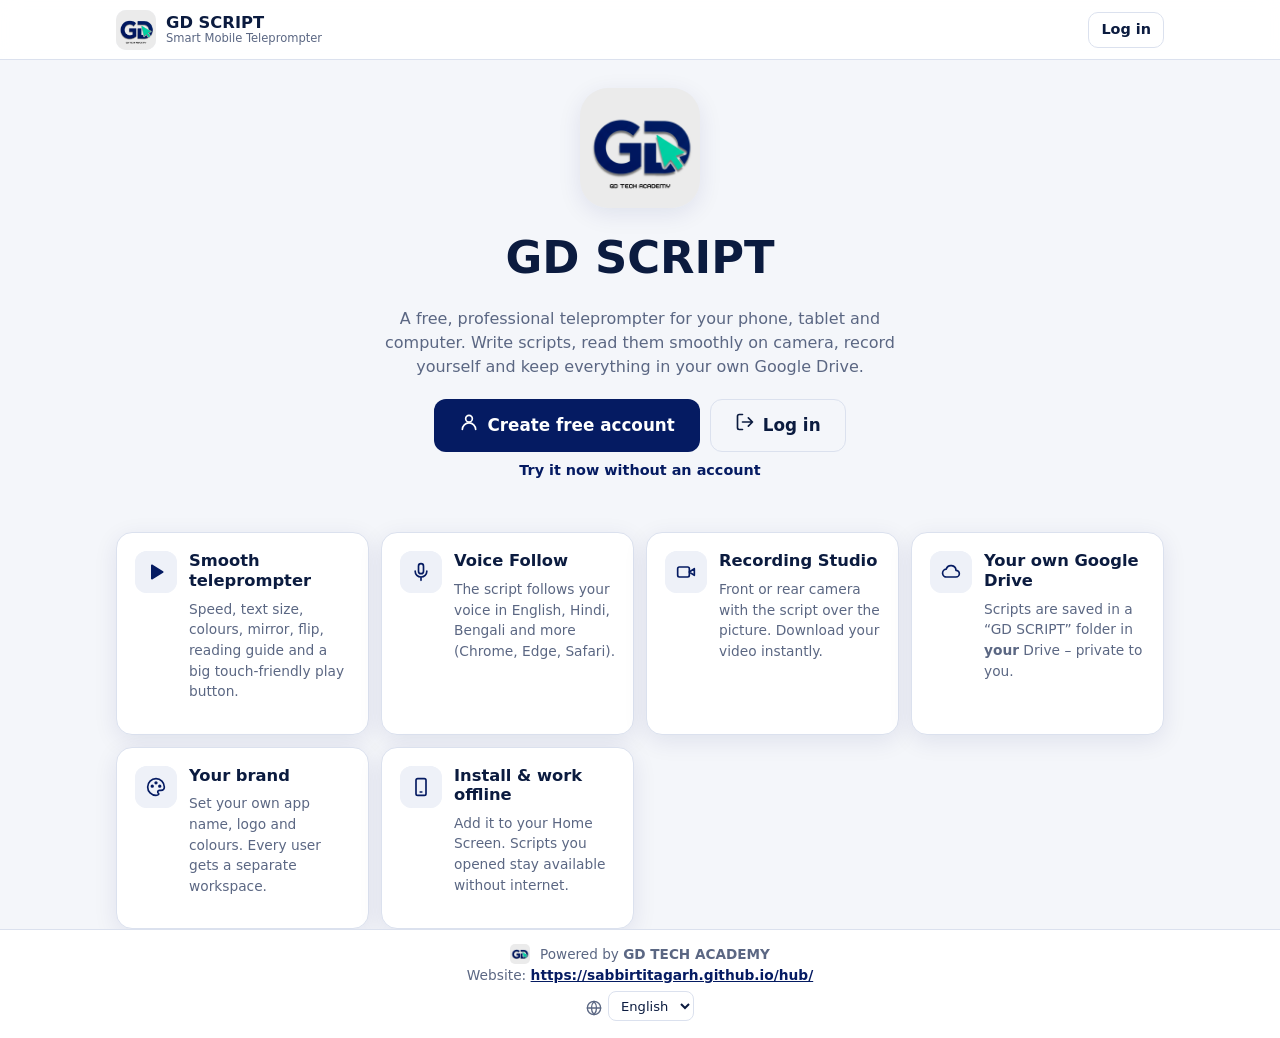
<file: index.html>
<!doctype html>
<html lang="en">
<head>
<meta charset="utf-8">
<meta name="viewport" content="width=device-width, initial-scale=1, viewport-fit=cover">
<meta http-equiv="Content-Security-Policy" content="default-src 'self'; script-src 'self'; style-src 'self' 'unsafe-inline'; img-src 'self' data: blob:; media-src 'self' blob: data:; font-src 'self' data:; connect-src 'self' https://script.google.com https://script.googleusercontent.com; frame-src 'none'; object-src 'none'; base-uri 'self'; form-action 'self'; worker-src 'self'; manifest-src 'self'">
<meta name="referrer" content="strict-origin-when-cross-origin">
<title>Smart Mobile Teleprompter – GD SCRIPT</title>
<meta name="description" content="GD SCRIPT – free, installable mobile teleprompter by GD TECH ACADEMY.">
<meta name="theme-color" content="#051b62">
<link rel="manifest" href="manifest.json">
<link rel="icon" type="image/png" sizes="32x32" href="assets/icons/favicon-32.png">
<link rel="icon" type="image/png" sizes="16x16" href="assets/icons/favicon-16.png">
<link rel="apple-touch-icon" href="assets/icons/apple-touch-icon.png">
<meta name="mobile-web-app-capable" content="yes">
<meta name="apple-mobile-web-app-capable" content="yes">
<meta name="apple-mobile-web-app-title" content="GD SCRIPT">
<meta name="apple-mobile-web-app-status-bar-style" content="black-translucent">
<link rel="stylesheet" href="css/style.css">
</head>
<body>
<div class="splash" id="splash"><img src="assets/icons/icon-192.png" alt="GD SCRIPT"></div>
<noscript><div class="banner err" style="margin:16px">GD SCRIPT needs JavaScript. Please enable it in your browser.</div></noscript>
<main class="container">
  <section class="landing-hero">
    <img data-brand-logo src="assets/logo.png" alt="GD TECH ACADEMY logo">
    <h1><span data-brand-name>GD SCRIPT</span></h1>
    <p>A free, professional teleprompter for your phone, tablet and computer. Write scripts, read them smoothly on camera, record yourself and keep everything in your own Google Drive.</p>
    <div class="row" style="justify-content:center">
      <a class="btn lg" href="register.html" data-ic="user">Create free account</a>
      <a class="btn lg outline" href="login.html" data-ic="logout">Log in</a>
    </div>
    <p class="mt small"><button class="btn ghost sm" id="btnGuest" type="button">Try it now without an account</button></p>
  </section>

  <section class="mt">
    <div class="feature-grid">
      <div class="card feature"><span class="ic" data-ic="play"></span><div><h3>Smooth teleprompter</h3><p class="muted small">Speed, text size, colours, mirror, flip, reading guide and a big touch-friendly play button.</p></div></div>
      <div class="card feature"><span class="ic" data-ic="mic"></span><div><h3>Voice Follow</h3><p class="muted small">The script follows your voice in English, Hindi, Bengali and more (Chrome, Edge, Safari).</p></div></div>
      <div class="card feature"><span class="ic" data-ic="video"></span><div><h3>Recording Studio</h3><p class="muted small">Front or rear camera with the script over the picture. Download your video instantly.</p></div></div>
      <div class="card feature"><span class="ic" data-ic="cloud"></span><div><h3>Your own Google Drive</h3><p class="muted small">Scripts are saved in a “GD SCRIPT” folder in <b>your</b> Drive – private to you.</p></div></div>
      <div class="card feature"><span class="ic" data-ic="palette"></span><div><h3>Your brand</h3><p class="muted small">Set your own app name, logo and colours. Every user gets a separate workspace.</p></div></div>
      <div class="card feature"><span class="ic" data-ic="phone"></span><div><h3>Install &amp; work offline</h3><p class="muted small">Add it to your Home Screen. Scripts you opened stay available without internet.</p></div></div>
    </div>
  </section>
</main>
<script src="js/lang-loader.js"></script>
<script src="js/config.js"></script>
<script src="js/app.js"></script>
<script src="js/i18n.js"></script>
<script src="js/home.js"></script>
</body>
</html>
</file>
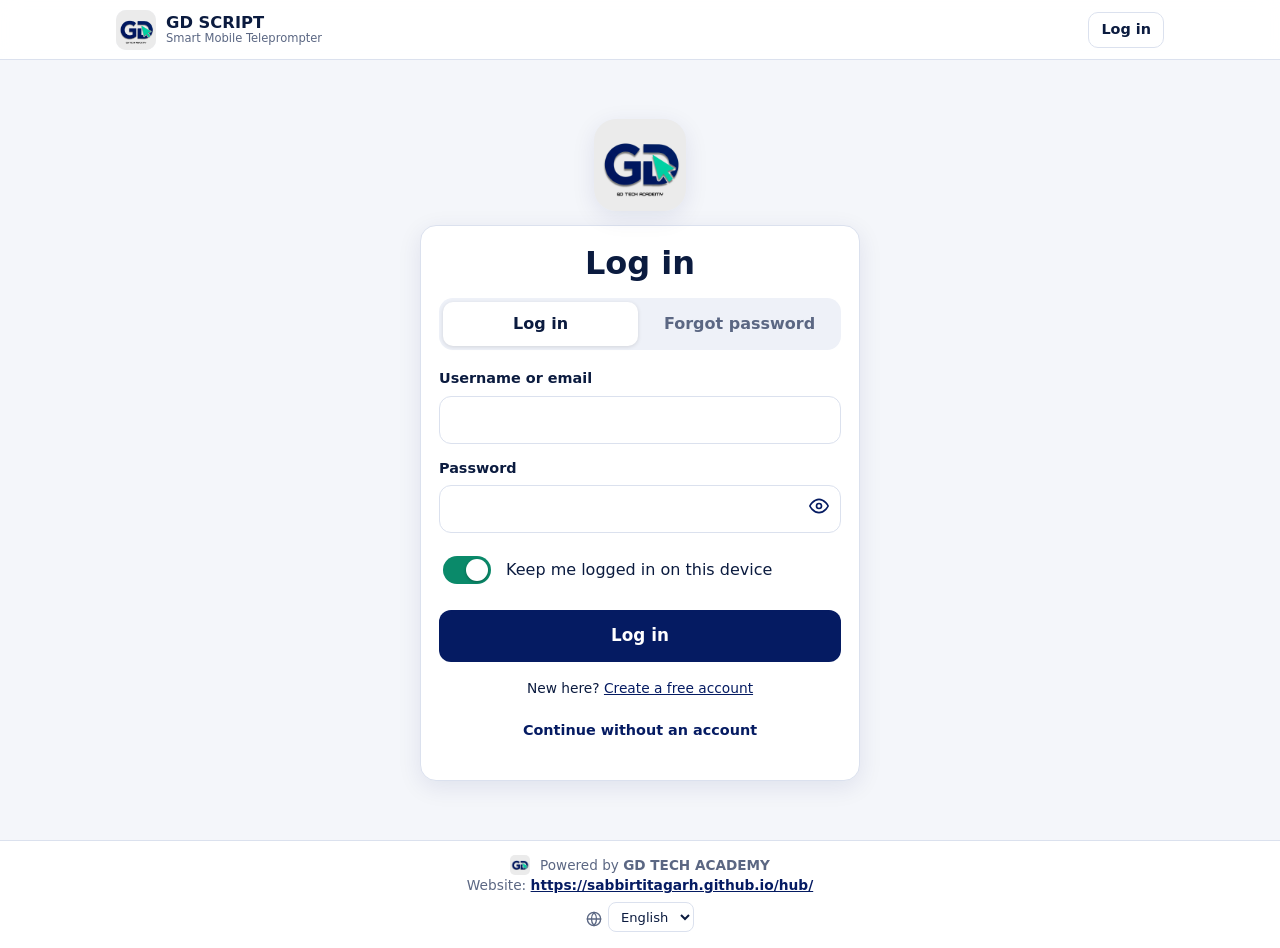
<file: dashboard.html>
<!doctype html>
<html lang="en">
<head>
<meta charset="utf-8">
<meta name="viewport" content="width=device-width, initial-scale=1, viewport-fit=cover">
<meta http-equiv="Content-Security-Policy" content="default-src 'self'; script-src 'self'; style-src 'self' 'unsafe-inline'; img-src 'self' data: blob:; media-src 'self' blob: data:; font-src 'self' data:; connect-src 'self' https://script.google.com https://script.googleusercontent.com; frame-src 'none'; object-src 'none'; base-uri 'self'; form-action 'self'; worker-src 'self'; manifest-src 'self'">
<meta name="referrer" content="strict-origin-when-cross-origin">
<title>Dashboard – GD SCRIPT</title>
<meta name="description" content="GD SCRIPT – free, installable mobile teleprompter by GD TECH ACADEMY.">
<meta name="theme-color" content="#051b62">
<link rel="manifest" href="manifest.json">
<link rel="icon" type="image/png" sizes="32x32" href="assets/icons/favicon-32.png">
<link rel="icon" type="image/png" sizes="16x16" href="assets/icons/favicon-16.png">
<link rel="apple-touch-icon" href="assets/icons/apple-touch-icon.png">
<meta name="mobile-web-app-capable" content="yes">
<meta name="apple-mobile-web-app-capable" content="yes">
<meta name="apple-mobile-web-app-title" content="GD SCRIPT">
<meta name="apple-mobile-web-app-status-bar-style" content="black-translucent">
<link rel="stylesheet" href="css/style.css">
</head>
<body>
<div class="splash" id="splash"><img src="assets/icons/icon-192.png" alt="GD SCRIPT"></div>
<noscript><div class="banner err" style="margin:16px">GD SCRIPT needs JavaScript. Please enable it in your browser.</div></noscript>
<main class="container">
  <div id="guestBanner" class="banner info hide"><span data-ic="info"></span><div class="grow"><b>You are using GD SCRIPT without an account.</b> Scripts are saved only in this browser. <a href="register.html">Create a free account</a> to save them in your own Google Drive and use them on every device.</div></div>
  <div id="syncBanner" class="banner hide"></div>

  <section class="hero">
    <h1 id="welcomeTitle">Welcome</h1>
    <p id="welcomeMsg">Write, read and record – all in one place.</p>
    <div class="row mt">
      <a class="btn secondary lg" href="editor.html?new=1" data-ic="plus"><span data-i18n="btn.new">New script</span></a>
      <a class="btn lg" id="btnLast" href="#" data-ic="play" style="background:rgba(255,255,255,.18);color:inherit">Open teleprompter</a>
      <button class="btn lg" id="btnImport" type="button" data-ic="upload" style="background:rgba(255,255,255,.18);color:inherit"><span data-i18n="btn.import">Import TXT</span></button>
      <input type="file" id="fileImport" accept=".txt,.md,text/plain" multiple hidden>
    </div>
  </section>

  <section class="grid stats mt">
    <div class="card stat"><b id="stScripts">–</b><span data-i18n="dash.scripts">Scripts</span></div>
    <div class="card stat"><b id="stFavs">–</b><span data-i18n="dash.favs">Favourites</span></div>
    <div class="card stat"><b id="stWords">–</b><span>Total words</span></div>
    <div class="card stat"><b id="stSync" style="font-size:1.05rem;padding-top:6px">–</b><span data-i18n="dash.drive">Google Drive</span></div>
  </section>

  <section class="grid cols-2 mt">
    <div class="card"><h2 data-ic="clock"><span data-i18n="dash.recent">Recent scripts</span></h2><div class="script-list" id="recentList"></div></div>
    <div class="card"><h2 data-ic="star"><span data-i18n="dash.fav">Favourite scripts</span></h2><div class="script-list" id="favList"></div></div>
  </section>

  <section class="card mt">
    <h2 data-ic="list"><span data-i18n="dash.all">My scripts</span></h2>
    <div class="row nowrap mb">
      <input class="input" id="q" type="search" data-i18n-ph="dash.search" placeholder="Search scripts…" aria-label="Search scripts">
      <select class="select" id="sort" aria-label="Sort" style="max-width:160px"><option value="updated">Newest</option><option value="title">A–Z</option><option value="words">Longest</option></select>
    </div>
    <div class="chips mb" id="cats"></div>
    <div class="script-list" id="allList"></div>
  </section>

  <section class="grid cols-2 mt">
    <div class="card" id="driveCard"><h2 data-ic="cloud"><span data-i18n="dash.drive">Google Drive</span></h2><div id="driveBody"></div></div>
    <div class="card"><h2 data-ic="layers">Tools</h2>
      <div class="col">
        <a class="btn outline" href="recording.html" data-ic="video"><span data-i18n="dash.studio">Recording Studio</span></a>
        <a class="btn outline" href="settings.html#brand" data-ic="palette"><span data-i18n="dash.brand">My Brand Settings</span></a>
        <a class="btn outline" href="settings.html#tp" data-ic="settings">Teleprompter settings</a>
        <button class="btn outline hide" id="btnInstall" type="button" data-ic="phone">Install app on this device</button>
        <p class="small muted hide" id="iosHint">On iPhone / iPad: tap the <b>Share</b> button in Safari, then <b>Add to Home Screen</b>.</p>
      </div>
    </div>
  </section>

  <section class="card mt" id="help">
    <h2 data-ic="help"><span data-i18n="dash.help">Help &amp; Support</span></h2>
    <details class="faq"><summary>How do I start reading a script?</summary><p>Tap <b>Read</b> on any script. Press the big play button. Drag the text with your finger to move manually, or use ↑ ↓ to change speed.</p></details>
    <details class="faq"><summary>How can I add section bookmarks?</summary><p>In the editor tap <b>Add bookmark</b> – it inserts a line like <span class="kbd">[[Intro]]</span>. In the teleprompter open the bookmark menu to jump to it.</p></details>
    <details class="faq"><summary>Where are my scripts stored?</summary><p>On this device always. If you connect Google Drive, also in a “GD SCRIPT” folder in your own Drive, so you can use them on other devices.</p></details>
    <details class="faq"><summary>Voice Follow is not working</summary><p>It needs Chrome, Edge or Safari, internet, microphone permission and a speech language that matches your script. Roman-script Hindi/Bengali (typed in English letters) cannot be matched.</p></details>
    <details class="faq"><summary>Can I use a Bluetooth clicker or keyboard?</summary><p>Yes. Page Down / Page Up = next / previous paragraph, Space = play / pause, arrows = speed. Press <span class="kbd">?</span> in the teleprompter for the full list.</p></details>
    <p class="mt small">Still stuck? Write to <a id="supportMail" href="#">support</a>.</p>
  </section>
</main>
<script src="js/lang-loader.js"></script>
<script src="js/config.js"></script>
<script src="js/app.js"></script>
<script src="js/i18n.js"></script>
<script src="js/scripts.js"></script>
<script src="js/drive.js"></script>
<script src="js/dashboard.js"></script>
</body>
</html>
</file>
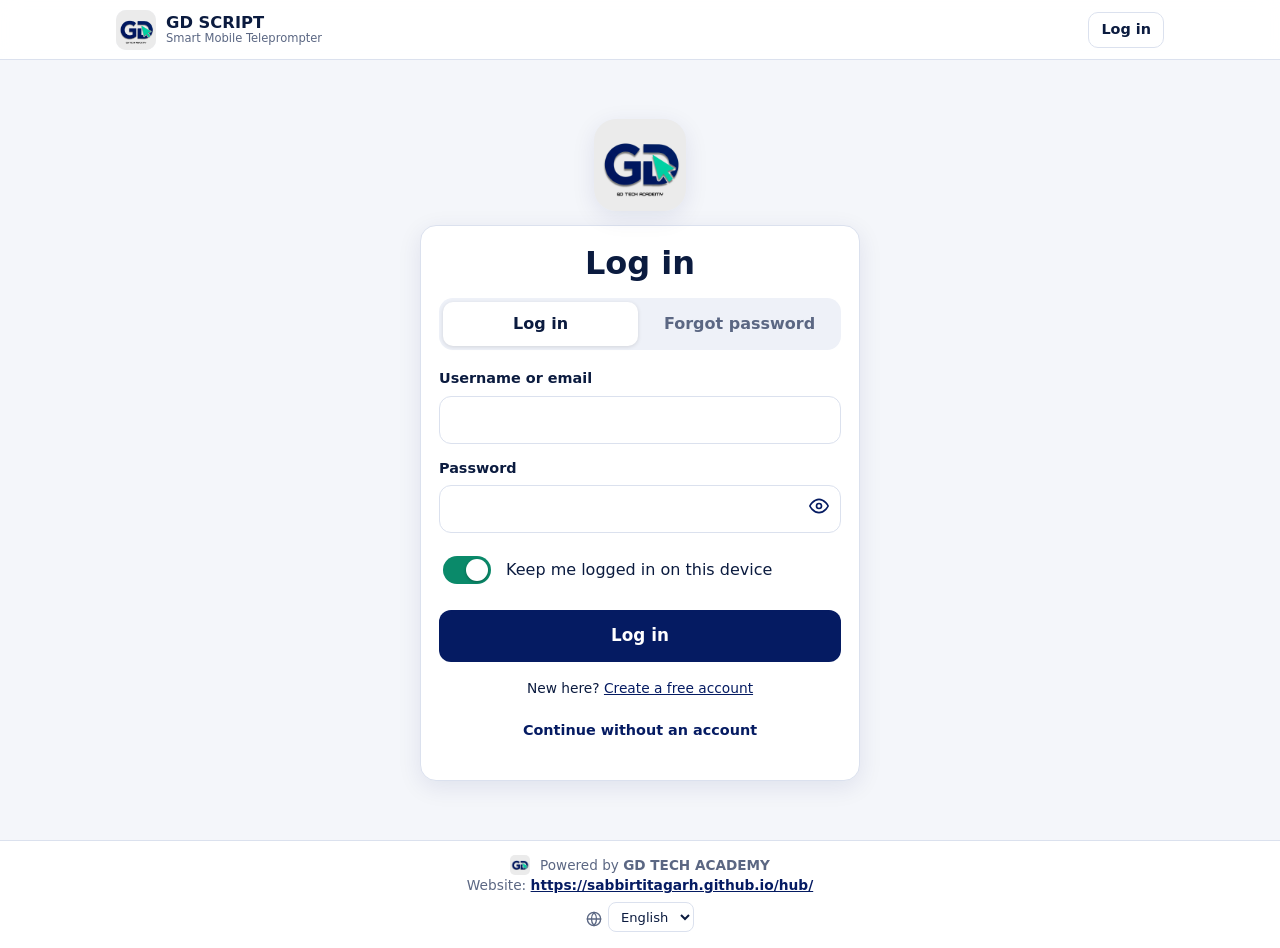
<file: editor.html>
<!doctype html>
<html lang="en">
<head>
<meta charset="utf-8">
<meta name="viewport" content="width=device-width, initial-scale=1, viewport-fit=cover">
<meta http-equiv="Content-Security-Policy" content="default-src 'self'; script-src 'self'; style-src 'self' 'unsafe-inline'; img-src 'self' data: blob:; media-src 'self' blob: data:; font-src 'self' data:; connect-src 'self' https://script.google.com https://script.googleusercontent.com; frame-src 'none'; object-src 'none'; base-uri 'self'; form-action 'self'; worker-src 'self'; manifest-src 'self'">
<meta name="referrer" content="strict-origin-when-cross-origin">
<title>Script editor – GD SCRIPT</title>
<meta name="description" content="GD SCRIPT – free, installable mobile teleprompter by GD TECH ACADEMY.">
<meta name="theme-color" content="#051b62">
<link rel="manifest" href="manifest.json">
<link rel="icon" type="image/png" sizes="32x32" href="assets/icons/favicon-32.png">
<link rel="icon" type="image/png" sizes="16x16" href="assets/icons/favicon-16.png">
<link rel="apple-touch-icon" href="assets/icons/apple-touch-icon.png">
<meta name="mobile-web-app-capable" content="yes">
<meta name="apple-mobile-web-app-capable" content="yes">
<meta name="apple-mobile-web-app-title" content="GD SCRIPT">
<meta name="apple-mobile-web-app-status-bar-style" content="black-translucent">
<link rel="stylesheet" href="css/style.css">
</head>
<body>
<div class="splash" id="splash"><img src="assets/icons/icon-192.png" alt="GD SCRIPT"></div>
<noscript><div class="banner err" style="margin:16px">GD SCRIPT needs JavaScript. Please enable it in your browser.</div></noscript>
<main class="container narrow" style="max-width:820px">
  <div class="row mb">
    <a class="btn outline icon" href="dashboard.html" aria-label="Back" data-ic="home"></a>
    <span class="chip" id="saveState">Saved</span>
    <span class="spacer"></span>
    <button class="btn outline icon" id="btnFav" type="button" aria-label="Favourite" aria-pressed="false" data-ic="star"></button>
    <button class="btn outline icon" id="btnMore" type="button" aria-label="More" aria-haspopup="menu" data-ic="dots"></button>
    <button class="btn" id="btnSave" type="button" data-ic="check"><span data-i18n="btn.save">Save</span></button>
  </div>
  <div class="card">
    <div class="field"><label for="title">Title</label><input class="input" id="title" maxlength="120" autocomplete="off" placeholder="My script"></div>
    <div class="field"><label for="cat">Folder / category</label><select class="select" id="cat"></select></div>
    <div class="field">
      <label for="body">Script</label>
      <div class="row mb">
        <button class="btn outline sm" id="btnPaste" type="button" data-ic="copy">Paste</button>
        <button class="btn outline sm" id="btnBm" type="button" data-ic="bookmark">Add bookmark</button>
        <button class="btn outline sm" id="btnImportTxt" type="button" data-ic="upload"><span data-i18n="btn.import">Import TXT</span></button>
        <input type="file" id="fileTxt" accept=".txt,.md,text/plain" hidden>
        <button class="btn outline sm" id="btnExport" type="button" data-ic="download"><span data-i18n="btn.export">Export TXT</span></button>
      </div>
      <textarea class="textarea" id="body" rows="16" style="min-height:46vh;font-size:1.05rem" placeholder="Type or paste your script here. Leave an empty line between paragraphs."></textarea>
      <div class="row small muted"><span id="wc">0 words</span><span>·</span><span id="rt">0 min</span><span class="spacer"></span><span id="drv"></span></div>
    </div>
    <div class="row">
      <a class="btn secondary lg" id="btnRead" href="#" data-ic="play"><span data-i18n="btn.read">Read</span> in teleprompter</a>
      <a class="btn outline lg" id="btnRec" href="recording.html" data-ic="video"><span data-i18n="dash.studio">Recording Studio</span></a>
    </div>
  </div>
</main>
<script src="js/lang-loader.js"></script>
<script src="js/config.js"></script>
<script src="js/app.js"></script>
<script src="js/i18n.js"></script>
<script src="js/scripts.js"></script>
<script src="js/editor.js"></script>
</body>
</html>
</file>
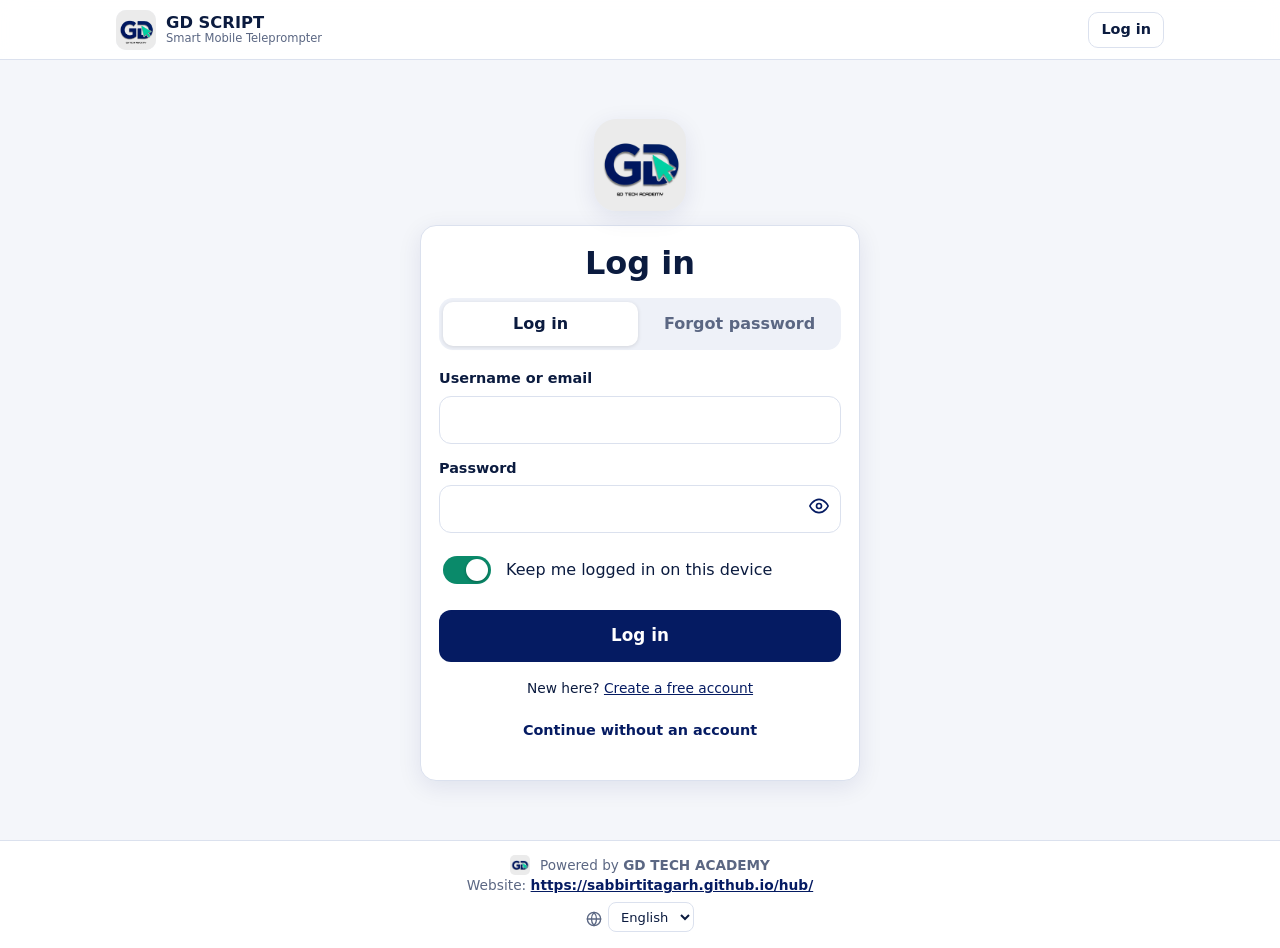
<file: login.html>
<!doctype html>
<html lang="en">
<head>
<meta charset="utf-8">
<meta name="viewport" content="width=device-width, initial-scale=1, viewport-fit=cover">
<meta http-equiv="Content-Security-Policy" content="default-src 'self'; script-src 'self'; style-src 'self' 'unsafe-inline'; img-src 'self' data: blob:; media-src 'self' blob: data:; font-src 'self' data:; connect-src 'self' https://script.google.com https://script.googleusercontent.com; frame-src 'none'; object-src 'none'; base-uri 'self'; form-action 'self'; worker-src 'self'; manifest-src 'self'">
<meta name="referrer" content="strict-origin-when-cross-origin">
<title>Log in – GD SCRIPT</title>
<meta name="description" content="GD SCRIPT – free, installable mobile teleprompter by GD TECH ACADEMY.">
<meta name="theme-color" content="#051b62">
<link rel="manifest" href="manifest.json">
<link rel="icon" type="image/png" sizes="32x32" href="assets/icons/favicon-32.png">
<link rel="icon" type="image/png" sizes="16x16" href="assets/icons/favicon-16.png">
<link rel="apple-touch-icon" href="assets/icons/apple-touch-icon.png">
<meta name="mobile-web-app-capable" content="yes">
<meta name="apple-mobile-web-app-capable" content="yes">
<meta name="apple-mobile-web-app-title" content="GD SCRIPT">
<meta name="apple-mobile-web-app-status-bar-style" content="black-translucent">
<link rel="stylesheet" href="css/style.css">
</head>
<body>
<div class="splash" id="splash"><img src="assets/icons/icon-192.png" alt="GD SCRIPT"></div>
<noscript><div class="banner err" style="margin:16px">GD SCRIPT needs JavaScript. Please enable it in your browser.</div></noscript>
<main class="container">
  <div class="auth-wrap"><div class="auth-card">
    <div class="auth-logo"><img data-brand-logo src="assets/logo.png" alt="Logo"></div>
    <div class="card">
      <h1 class="center" data-i18n="misc.login">Log in</h1>
      <div id="cfgBanner" class="banner err hide">The server address is not set yet. The platform owner must paste the Apps Script Web App URL in <b>js/config.js</b>. You can still try the app without an account.</div>
      <div class="tabs" role="tablist">
        <button type="button" role="tab" id="tabLogin" aria-selected="true">Log in</button>
        <button type="button" role="tab" id="tabForgot" aria-selected="false">Forgot password</button>
      </div>

      <form id="loginForm" novalidate>
        <div class="field"><label for="lUser">Username or email</label><input class="input" id="lUser" autocomplete="username" autocapitalize="none" spellcheck="false" required></div>
        <div class="field"><label for="lPass">Password</label>
          <div class="pw"><input class="input" id="lPass" type="password" autocomplete="current-password" required><button type="button" class="btn ghost icon sm" data-toggle-pw="lPass" aria-label="Show password" data-ic="eye"></button></div></div>
        <label class="switch"><input type="checkbox" id="lRemember" checked><span>Keep me logged in on this device</span></label>
        <div class="err-msg" id="lErr" role="alert"></div>
        <button class="btn block lg" type="submit" id="lBtn">Log in</button>
      </form>

      <div id="forgotBox" class="hide">
        <form id="forgotForm" novalidate>
          <p class="muted small">Enter your username or email. We will email you an 8-character code (valid for 15 minutes).</p>
          <div class="field"><label for="fIdent">Username or email</label><input class="input" id="fIdent" autocomplete="username" autocapitalize="none" required></div>
          <div class="err-msg" id="fErr" role="alert"></div>
          <button class="btn block" type="submit" id="fBtn">Send reset code</button>
        </form>
        <form id="resetForm" class="mt" novalidate>
          <div class="field"><label for="rCode">Reset code from email</label><input class="input" id="rCode" autocomplete="one-time-code" autocapitalize="characters" maxlength="8" required></div>
          <div class="field"><label for="rPass">New password</label>
            <div class="pw"><input class="input" id="rPass" type="password" autocomplete="new-password" required><button type="button" class="btn ghost icon sm" data-toggle-pw="rPass" aria-label="Show password" data-ic="eye"></button></div>
            <span class="hint">At least 8 characters with a letter and a number.</span></div>
          <div class="err-msg" id="rErr" role="alert"></div>
          <button class="btn block" type="submit" id="rBtn">Set new password</button>
        </form>
      </div>

      <p class="center small mt">New here? <a href="register.html">Create a free account</a></p>
      <p class="center small"><button class="btn ghost sm" id="btnGuest" type="button">Continue without an account</button></p>
    </div>
  </div></div>
</main>
<script src="js/lang-loader.js"></script>
<script src="js/config.js"></script>
<script src="js/app.js"></script>
<script src="js/i18n.js"></script>
<script src="js/auth.js"></script>
</body>
</html>
</file>
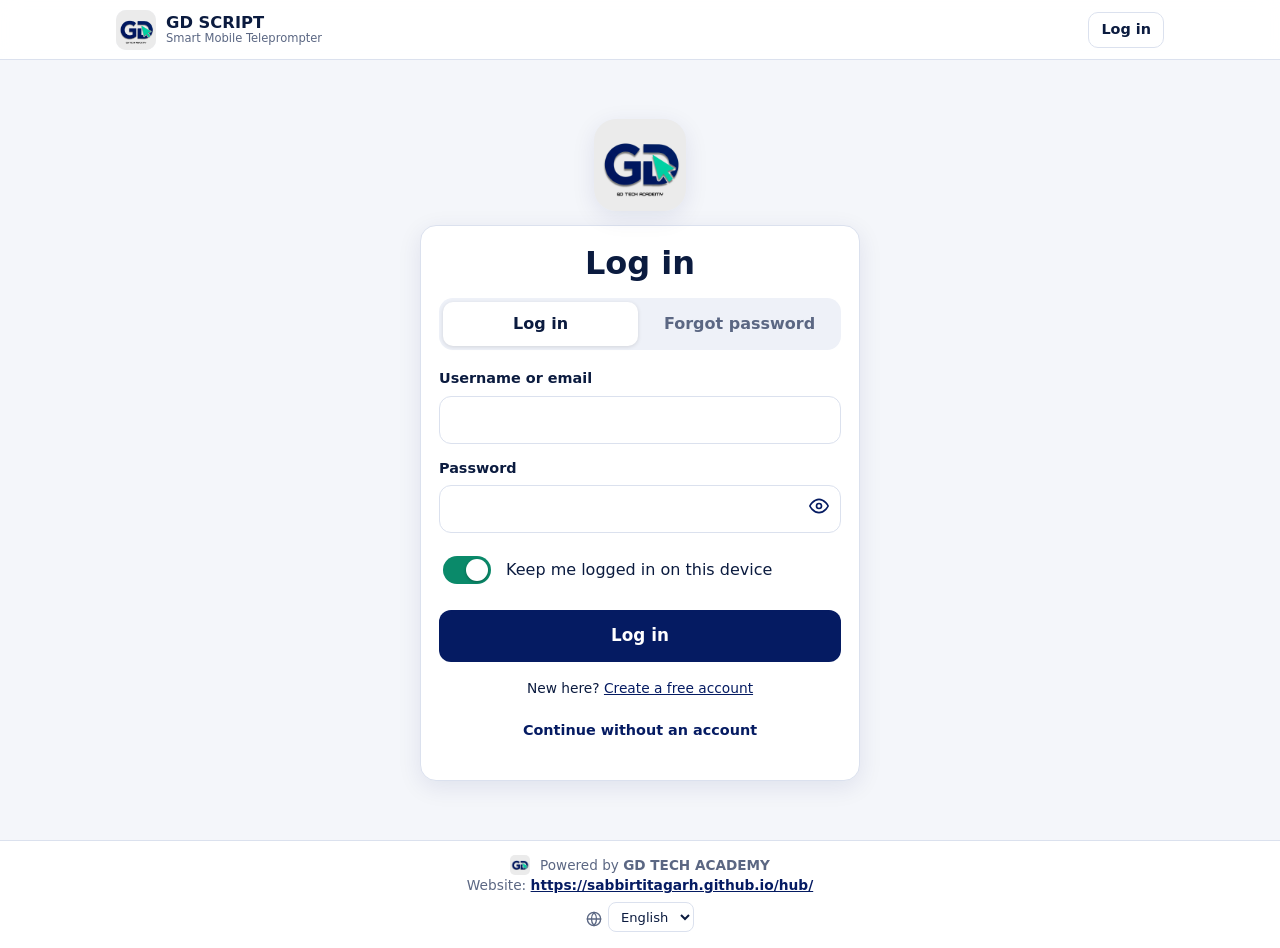
<file: recording.html>
<!doctype html>
<html lang="en">
<head>
<meta charset="utf-8">
<meta name="viewport" content="width=device-width, initial-scale=1, viewport-fit=cover">
<meta http-equiv="Content-Security-Policy" content="default-src 'self'; script-src 'self'; style-src 'self' 'unsafe-inline'; img-src 'self' data: blob:; media-src 'self' blob: data:; font-src 'self' data:; connect-src 'self' https://script.google.com https://script.googleusercontent.com; frame-src 'none'; object-src 'none'; base-uri 'self'; form-action 'self'; worker-src 'self'; manifest-src 'self'">
<meta name="referrer" content="strict-origin-when-cross-origin">
<title>Recording Studio – GD SCRIPT</title>
<meta name="description" content="GD SCRIPT – free, installable mobile teleprompter by GD TECH ACADEMY.">
<meta name="theme-color" content="#051b62">
<link rel="manifest" href="manifest.json">
<link rel="icon" type="image/png" sizes="32x32" href="assets/icons/favicon-32.png">
<link rel="icon" type="image/png" sizes="16x16" href="assets/icons/favicon-16.png">
<link rel="apple-touch-icon" href="assets/icons/apple-touch-icon.png">
<meta name="mobile-web-app-capable" content="yes">
<meta name="apple-mobile-web-app-capable" content="yes">
<meta name="apple-mobile-web-app-title" content="GD SCRIPT">
<meta name="apple-mobile-web-app-status-bar-style" content="black-translucent">
<link rel="stylesheet" href="css/style.css">
<link rel="stylesheet" href="css/teleprompter.css">
</head>
<body>
<div class="splash" id="splash"><img src="assets/icons/icon-192.png" alt="GD SCRIPT"></div>
<noscript><div class="banner err" style="margin:16px">GD SCRIPT needs JavaScript. Please enable it in your browser.</div></noscript>
<main class="container narrow" style="max-width:760px">
  <h1 data-ic="video"><span data-i18n="dash.studio">Recording Studio</span></h1>
  <div id="recSupport" class="banner err hide"></div>
  <div class="card mb">
    <div class="grid cols-2">
      <div class="field"><label for="rScript">Script to show on screen</label><select class="select" id="rScript"><option value="">No script (camera only)</option></select></div>
      <div class="field"><label for="rCam">Camera</label><select class="select" id="rCam"><option value="user">Front camera (selfie)</option><option value="environment">Rear camera</option></select></div>
      <div class="field"><label for="rMic">Microphone</label><select class="select" id="rMic"><option value="">Default microphone</option></select></div>
      <div class="field"><label for="rRes">Video quality</label><select class="select" id="rRes"><option value="720">HD 720p</option><option value="1080">Full HD 1080p</option><option value="480">SD 480p (smaller file)</option></select></div>
      <div class="field"><label for="rOrient">Orientation</label><select class="select" id="rOrient"><option value="portrait">Portrait (reels / shorts)</option><option value="landscape">Landscape (YouTube)</option></select></div>
      <div class="field"><label for="rCount">Countdown</label><select class="select" id="rCount"><option value="0">None</option><option value="3" selected>3 seconds</option><option value="5">5 seconds</option><option value="10">10 seconds</option></select></div>
    </div>
    <label class="switch"><input type="checkbox" id="rMirror" checked><span>Mirror my preview (the saved video is not mirrored)</span></label>
    <label class="switch"><input type="checkbox" id="rOverlay" checked><span>Show script over the camera and scroll it while recording</span></label>
    <div class="row mt"><button class="btn" id="btnCam" type="button" data-ic="camera">Start camera</button><button class="btn outline hide" id="btnFlip" type="button" data-ic="refresh">Switch camera</button></div>
    <p class="muted small mt" id="rHint">Your browser will ask for permission to use the camera and microphone. Nothing is uploaded – recordings stay on this device until you download them.</p>
  </div>

  <div class="rec-stage" id="recStage">
    <video id="recVideo" playsinline muted autoplay></video>
    <div class="scrim-top"></div>
    <div class="tp-viewport hidden" id="tpViewport"><div class="tp-stage" id="tpStage"><div class="tp-content" id="tpContent"></div><div class="tp-guide" id="tpGuide"></div></div>
      <div class="tp-countdown" id="tpCd"></div></div>
    <div class="rec-hud"><span class="rec-badge hide" id="recBadge"><span class="dot"></span><span id="recTime">00:00</span></span><span class="rec-badge hide" id="recSize"></span></div>
  </div>

  <div class="row mt" style="justify-content:center;gap:18px" id="recControls">
    <button class="btn outline icon" id="btnPauseRec" type="button" aria-label="Pause recording" data-ic="pause" disabled></button>
    <button class="rec-btn" id="btnRec" type="button" aria-label="Start recording" disabled><i></i></button>
    <button class="btn outline icon" id="btnScrollOnly" type="button" aria-label="Rehearse: scroll script without recording" data-ic="play" disabled></button>
  </div>
  <p class="center small muted mt" id="recStatus">Start the camera to begin.</p>

  <section class="card mt" id="lastCard" hidden>
    <h2 data-ic="check">Your recording</h2>
    <video id="lastVideo" controls playsinline style="width:100%;border-radius:14px;max-height:50vh;background:#000"></video>
    <div class="row mt"><button class="btn" id="btnDl" type="button" data-ic="download">Download video</button><button class="btn outline" id="btnSaveLocal" type="button" data-ic="check">Keep on this device</button><button class="btn ghost" id="btnDiscard" type="button">Discard</button></div>
    <p class="small muted mt" id="lastInfo"></p>
  </section>

  <section class="card mt">
    <h2 data-ic="folder">Saved on this device</h2>
    <div id="savedList"><p class="muted small">Nothing saved yet.</p></div>
  </section>
</main>
<script src="js/lang-loader.js"></script>
<script src="js/config.js"></script>
<script src="js/app.js"></script>
<script src="js/i18n.js"></script>
<script src="js/scripts.js"></script>
<script src="js/drive.js"></script>
<script src="js/voice-match.js"></script>
<script src="js/engine.js"></script>
<script src="js/recording.js"></script>
</body>
</html>
</file>
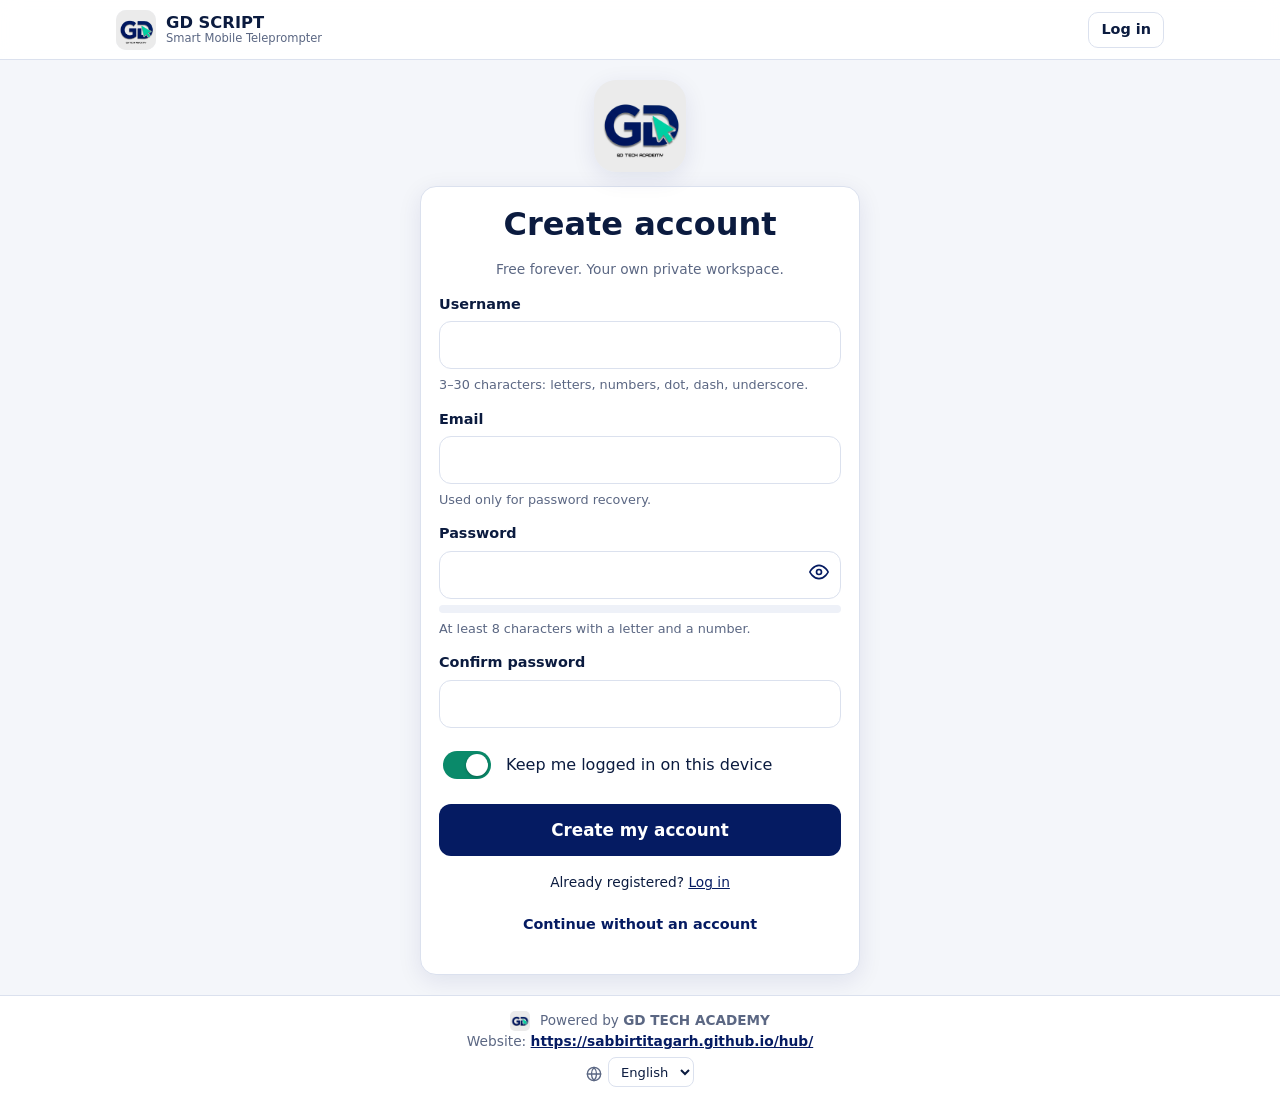
<file: register.html>
<!doctype html>
<html lang="en">
<head>
<meta charset="utf-8">
<meta name="viewport" content="width=device-width, initial-scale=1, viewport-fit=cover">
<meta http-equiv="Content-Security-Policy" content="default-src 'self'; script-src 'self'; style-src 'self' 'unsafe-inline'; img-src 'self' data: blob:; media-src 'self' blob: data:; font-src 'self' data:; connect-src 'self' https://script.google.com https://script.googleusercontent.com; frame-src 'none'; object-src 'none'; base-uri 'self'; form-action 'self'; worker-src 'self'; manifest-src 'self'">
<meta name="referrer" content="strict-origin-when-cross-origin">
<title>Create account – GD SCRIPT</title>
<meta name="description" content="GD SCRIPT – free, installable mobile teleprompter by GD TECH ACADEMY.">
<meta name="theme-color" content="#051b62">
<link rel="manifest" href="manifest.json">
<link rel="icon" type="image/png" sizes="32x32" href="assets/icons/favicon-32.png">
<link rel="icon" type="image/png" sizes="16x16" href="assets/icons/favicon-16.png">
<link rel="apple-touch-icon" href="assets/icons/apple-touch-icon.png">
<meta name="mobile-web-app-capable" content="yes">
<meta name="apple-mobile-web-app-capable" content="yes">
<meta name="apple-mobile-web-app-title" content="GD SCRIPT">
<meta name="apple-mobile-web-app-status-bar-style" content="black-translucent">
<link rel="stylesheet" href="css/style.css">
</head>
<body>
<div class="splash" id="splash"><img src="assets/icons/icon-192.png" alt="GD SCRIPT"></div>
<noscript><div class="banner err" style="margin:16px">GD SCRIPT needs JavaScript. Please enable it in your browser.</div></noscript>
<main class="container">
  <div class="auth-wrap"><div class="auth-card">
    <div class="auth-logo"><img data-brand-logo src="assets/logo.png" alt="Logo"></div>
    <div class="card">
      <h1 class="center" data-i18n="misc.register">Create account</h1>
      <p class="center muted small">Free forever. Your own private workspace.</p>
      <div id="cfgBanner" class="banner err hide">The server address is not set yet. The platform owner must paste the Apps Script Web App URL in <b>js/config.js</b>. You can still try the app without an account.</div>
      <form id="regForm" novalidate>
        <div class="field"><label for="gUser">Username</label><input class="input" id="gUser" autocomplete="username" autocapitalize="none" spellcheck="false" maxlength="30" required><span class="hint">3–30 characters: letters, numbers, dot, dash, underscore.</span></div>
        <div class="field"><label for="gMail">Email</label><input class="input" id="gMail" type="email" autocomplete="email" maxlength="120" required><span class="hint">Used only for password recovery.</span></div>
        <div class="field"><label for="gPass">Password</label>
          <div class="pw"><input class="input" id="gPass" type="password" autocomplete="new-password" maxlength="128" required><button type="button" class="btn ghost icon sm" data-toggle-pw="gPass" aria-label="Show password" data-ic="eye"></button></div>
          <div class="progress" aria-hidden="true"><i id="pwBar" style="width:0"></i></div>
          <span class="hint" id="pwHint">At least 8 characters with a letter and a number.</span></div>
        <div class="field"><label for="gPass2">Confirm password</label><input class="input" id="gPass2" type="password" autocomplete="new-password" maxlength="128" required></div>
        <label class="switch"><input type="checkbox" id="gRemember" checked><span>Keep me logged in on this device</span></label>
        <div class="err-msg" id="gErr" role="alert"></div>
        <button class="btn block lg" type="submit" id="gBtn">Create my account</button>
      </form>
      <p class="center small mt">Already registered? <a href="login.html">Log in</a></p>
      <p class="center small"><button class="btn ghost sm" id="btnGuest" type="button">Continue without an account</button></p>
    </div>
  </div></div>
</main>
<script src="js/lang-loader.js"></script>
<script src="js/config.js"></script>
<script src="js/app.js"></script>
<script src="js/i18n.js"></script>
<script src="js/auth.js"></script>
</body>
</html>
</file>
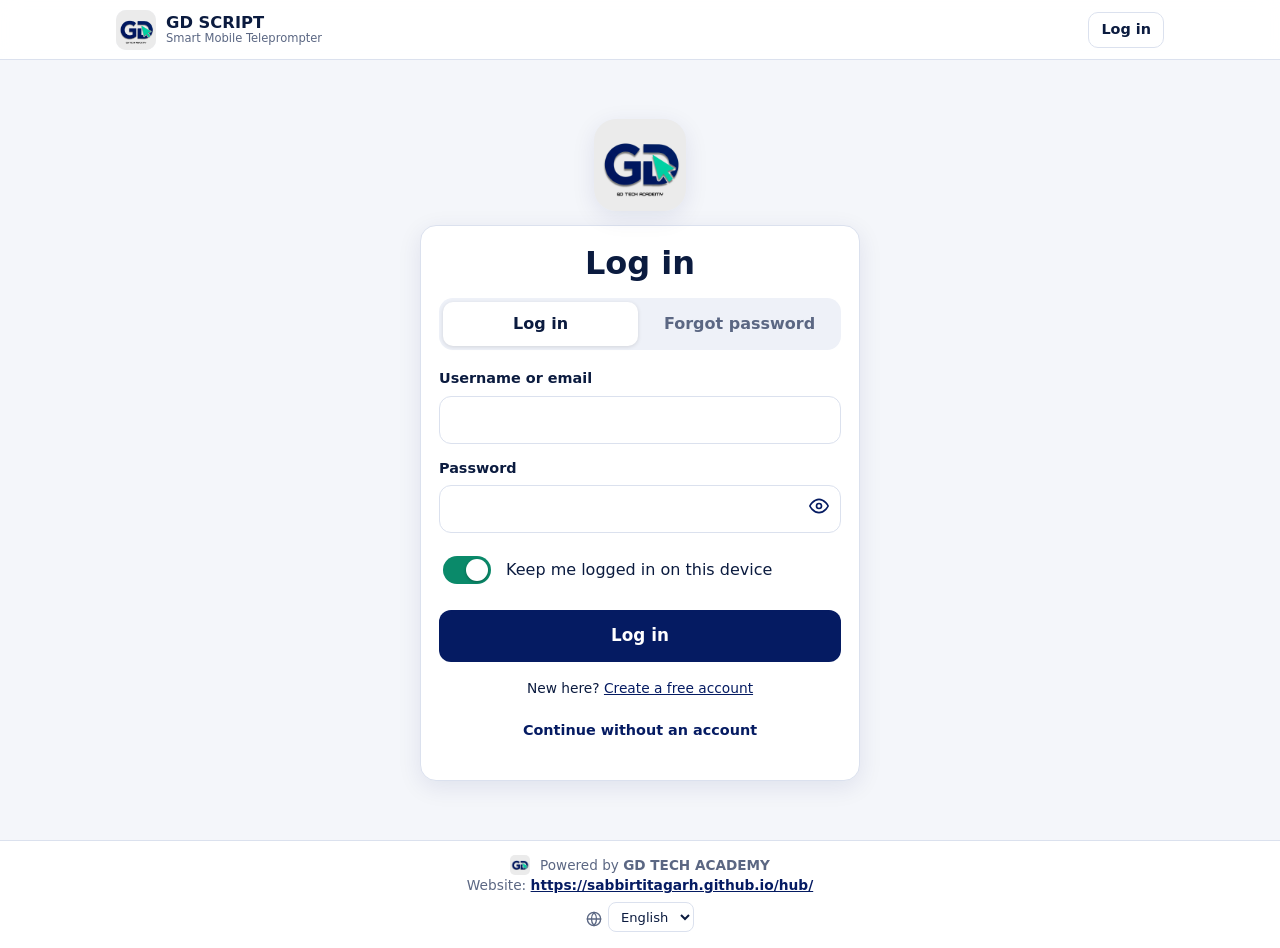
<file: settings.html>
<!doctype html>
<html lang="en">
<head>
<meta charset="utf-8">
<meta name="viewport" content="width=device-width, initial-scale=1, viewport-fit=cover">
<meta http-equiv="Content-Security-Policy" content="default-src 'self'; script-src 'self'; style-src 'self' 'unsafe-inline'; img-src 'self' data: blob:; media-src 'self' blob: data:; font-src 'self' data:; connect-src 'self' https://script.google.com https://script.googleusercontent.com; frame-src 'none'; object-src 'none'; base-uri 'self'; form-action 'self'; worker-src 'self'; manifest-src 'self'">
<meta name="referrer" content="strict-origin-when-cross-origin">
<title>Settings – GD SCRIPT</title>
<meta name="description" content="GD SCRIPT – free, installable mobile teleprompter by GD TECH ACADEMY.">
<meta name="theme-color" content="#051b62">
<link rel="manifest" href="manifest.json">
<link rel="icon" type="image/png" sizes="32x32" href="assets/icons/favicon-32.png">
<link rel="icon" type="image/png" sizes="16x16" href="assets/icons/favicon-16.png">
<link rel="apple-touch-icon" href="assets/icons/apple-touch-icon.png">
<meta name="mobile-web-app-capable" content="yes">
<meta name="apple-mobile-web-app-capable" content="yes">
<meta name="apple-mobile-web-app-title" content="GD SCRIPT">
<meta name="apple-mobile-web-app-status-bar-style" content="black-translucent">
<link rel="stylesheet" href="css/style.css">
</head>
<body>
<div class="splash" id="splash"><img src="assets/icons/icon-192.png" alt="GD SCRIPT"></div>
<noscript><div class="banner err" style="margin:16px">GD SCRIPT needs JavaScript. Please enable it in your browser.</div></noscript>
<main class="container narrow" style="max-width:760px">
  <h1 data-ic="settings"><span data-i18n="nav.settings">Settings</span></h1>
  <div id="guestBanner" class="banner info hide"><span data-ic="info"></span><div class="grow">Guest mode: settings are saved on this device only. <a href="register.html">Create an account</a> to keep them everywhere.</div></div>

  <section class="card mb" id="account">
    <h2 data-ic="user"><span data-i18n="set.account">Account</span></h2>
    <div id="accountGuest" class="hide"><p class="muted">You are not logged in.</p><div class="row"><a class="btn" href="register.html">Create account</a><a class="btn outline" href="login.html">Log in</a></div></div>
    <div id="accountUser" class="hide">
      <p>Logged in as <b id="acUser">–</b></p>
      <div class="field"><label for="acMail">Email</label><div class="row nowrap"><input class="input" id="acMail" type="email" autocomplete="email"><button class="btn outline" id="btnMail" type="button">Update</button></div></div>
      <h3>Change password</h3>
      <div class="field"><label for="pwOld">Current password</label><input class="input" id="pwOld" type="password" autocomplete="current-password"></div>
      <div class="field"><label for="pwNew">New password</label><input class="input" id="pwNew" type="password" autocomplete="new-password"><span class="hint">At least 8 characters with a letter and a number. Other devices are logged out.</span></div>
      <button class="btn outline" id="btnPw" type="button">Change password</button>
      <div class="row mt"><button class="btn outline" id="btnLogout" type="button" data-ic="logout"><span data-i18n="nav.logout">Log out</span></button><button class="btn outline" id="btnLogoutAll" type="button">Log out on all devices</button></div>
    </div>
  </section>

  <section class="card mb" id="brand">
    <h2 data-ic="palette"><span data-i18n="set.brand">My Brand Settings</span></h2>
    <p class="muted small">Your own app name, logo and colours. Only you see them; other users keep their own. The “Powered by GD TECH ACADEMY” credit always stays.</p>
    <div class="card flat mb" id="brandPreview" style="padding:0;overflow:hidden">
      <div class="row nowrap" id="bpHead" style="padding:12px 14px;border-bottom:1px solid var(--border);background:var(--surface)">
        <img id="bpLogo" src="assets/logo.png" alt="" width="40" height="40" style="border-radius:10px;object-fit:contain;background:var(--surface-2)">
        <div style="min-width:0"><b id="bpName">GD SCRIPT</b><div class="small muted" id="bpSub"></div></div>
      </div>
      <div style="padding:14px" id="bpBody"><p id="bpWelcome" style="margin:0 0 10px">Welcome!</p><div class="row"><span class="btn sm" id="bpBtn1">Primary</span><span class="btn sm secondary" id="bpBtn2">Secondary</span></div></div>
    </div>
    <div class="grid cols-2">
      <div class="field"><label for="bAppName">Application name</label><input class="input" id="bAppName" maxlength="40"></div>
      <div class="field"><label for="bBrandName">Business / brand name</label><input class="input" id="bBrandName" maxlength="60" placeholder="e.g. My Creator Studio"></div>
    </div>
    <div class="field"><label for="bWelcome">Custom welcome message</label><input class="input" id="bWelcome" maxlength="200" placeholder="Shown on your dashboard"></div>
    <div class="grid cols-3">
      <div class="field"><label for="bPrimary">Primary colour</label><input class="input" id="bPrimary" type="color"></div>
      <div class="field"><label for="bSecondary">Secondary colour</label><input class="input" id="bSecondary" type="color"></div>
      <div class="field"><label for="bBg">Background colour</label><input class="input" id="bBg" type="color"></div>
    </div>
    <div class="grid cols-2">
      <div class="field"><label for="bFont">Font style</label><select class="select" id="bFont"></select></div>
      <div class="field"><label for="bTheme">Theme</label><select class="select" id="bTheme"><option value="auto">Automatic (follow device)</option><option value="light">Light</option><option value="dark">Dark</option></select></div>
    </div>
    <div class="field"><label>Logo</label>
      <div class="row"><button class="btn outline" id="btnLogo" type="button" data-ic="upload">Upload logo</button><button class="btn ghost" id="btnLogoDefault" type="button">Use GD TECH ACADEMY logo</button><input type="file" id="fileLogo" accept="image/png,image/jpeg,image/webp" hidden></div>
      <span class="hint">PNG, JPG or WebP. It is resized automatically (max 256 px).</span></div>
    <div class="row"><button class="btn" id="btnBrandSave" type="button" data-ic="check">Save branding</button><button class="btn outline" id="btnBrandReset" type="button">Restore default branding</button></div>
  </section>

  <section class="card mb" id="drive">
    <h2 data-ic="cloud"><span data-i18n="set.drive">Google Drive</span></h2>
    <div id="driveBox"></div>
  </section>

  <section class="card mb" id="tp">
    <h2 data-ic="play"><span data-i18n="set.tp">Teleprompter Settings</span></h2>
    <div class="grid cols-2">
      <div class="field"><label for="dFont">Default text size</label><div class="range-row"><input type="range" id="dFont" min="20" max="160" step="2"><output id="dFontO"></output></div></div>
      <div class="field"><label for="dSpeed">Default scrolling speed</label><div class="range-row"><input type="range" id="dSpeed" min="1" max="100"><output id="dSpeedO"></output></div></div>
    </div>
    <div class="grid cols-2">
      <div class="field"><label for="dTheme">Default reading theme</label><select class="select" id="dTheme"></select></div>
      <div class="field"><label for="dFam">Default font</label><select class="select" id="dFam"></select></div>
    </div>
    <div class="field"><label for="dCount">Countdown before start</label><div class="range-row"><input type="range" id="dCount" min="0" max="10"><output id="dCountO"></output></div></div>
    <label class="switch"><input type="checkbox" id="dGuide"><span>Show reading guide</span></label>
    <label class="switch"><input type="checkbox" id="dMirror"><span>Mirror text (for beam-splitter glass)</span></label>
    <p class="muted small">More options (colours, margins, line spacing, voice language) are in the teleprompter's own settings panel.</p>
  </section>

  <section class="card mb" id="lang">
    <h2 data-ic="globe"><span data-i18n="set.lang">Language</span></h2>
    <div class="field"><label for="dLang">App language</label><select class="select" id="dLang"><option value="en">English</option><option value="hi">हिन्दी</option><option value="bn">বাংলা</option><option value="ur">اردو</option></select></div>
  </section>

  <section class="card mb" id="data">
    <h2 data-ic="download"><span data-i18n="set.data">Data export</span></h2>
    <p class="muted small">Download all your scripts as one backup file, or load a backup you saved earlier. Importing never overwrites existing scripts.</p>
    <div class="row"><button class="btn outline" id="btnExportAll" type="button" data-ic="download">Export all scripts (JSON)</button><button class="btn outline" id="btnImportAll" type="button" data-ic="upload">Import backup</button><input type="file" id="fileBackup" accept="application/json,.json" hidden></div>
    <div class="row mt"><button class="btn outline" id="btnWipeLocal" type="button" data-ic="trash">Remove scripts from this device</button></div>
    <div class="progress mt hide" id="exportProg"><i style="width:0"></i></div>
  </section>

  <section class="card mb" id="app">
    <h2 data-ic="phone">App</h2>
    <div class="col">
      <button class="btn outline hide" id="btnInstall" type="button" data-ic="phone">Install app on this device</button>
      <p class="small muted hide" id="iosHint">On iPhone / iPad: tap <b>Share</b> in Safari, then <b>Add to Home Screen</b>.</p>
      <p class="small muted" id="verLine"></p>
      <p class="small muted"><b>What is stored where:</b> scripts and settings are kept in this browser (IndexedDB / localStorage). With Google Drive connected, scripts are also saved in your own Drive folder. Your account (username, email, hashed password, branding) is stored on the platform's private server sheet. Recordings stay on this device.</p>
    </div>
  </section>

  <section class="card mb" id="danger">
    <h2 data-ic="shield"><span data-i18n="set.danger">Danger zone</span></h2>
    <p class="muted small">Deleting your account removes your login, branding and settings from the server. Scripts already saved in your own Google Drive are <b>not</b> deleted.</p>
    <button class="btn danger outline" id="btnDelete" type="button" data-ic="trash">Delete my account</button>
  </section>
</main>
<script src="js/lang-loader.js"></script>
<script src="js/config.js"></script>
<script src="js/app.js"></script>
<script src="js/i18n.js"></script>
<script src="js/scripts.js"></script>
<script src="js/branding.js"></script>
<script src="js/drive.js"></script>
<script src="js/settings.js"></script>
</body>
</html>
</file>
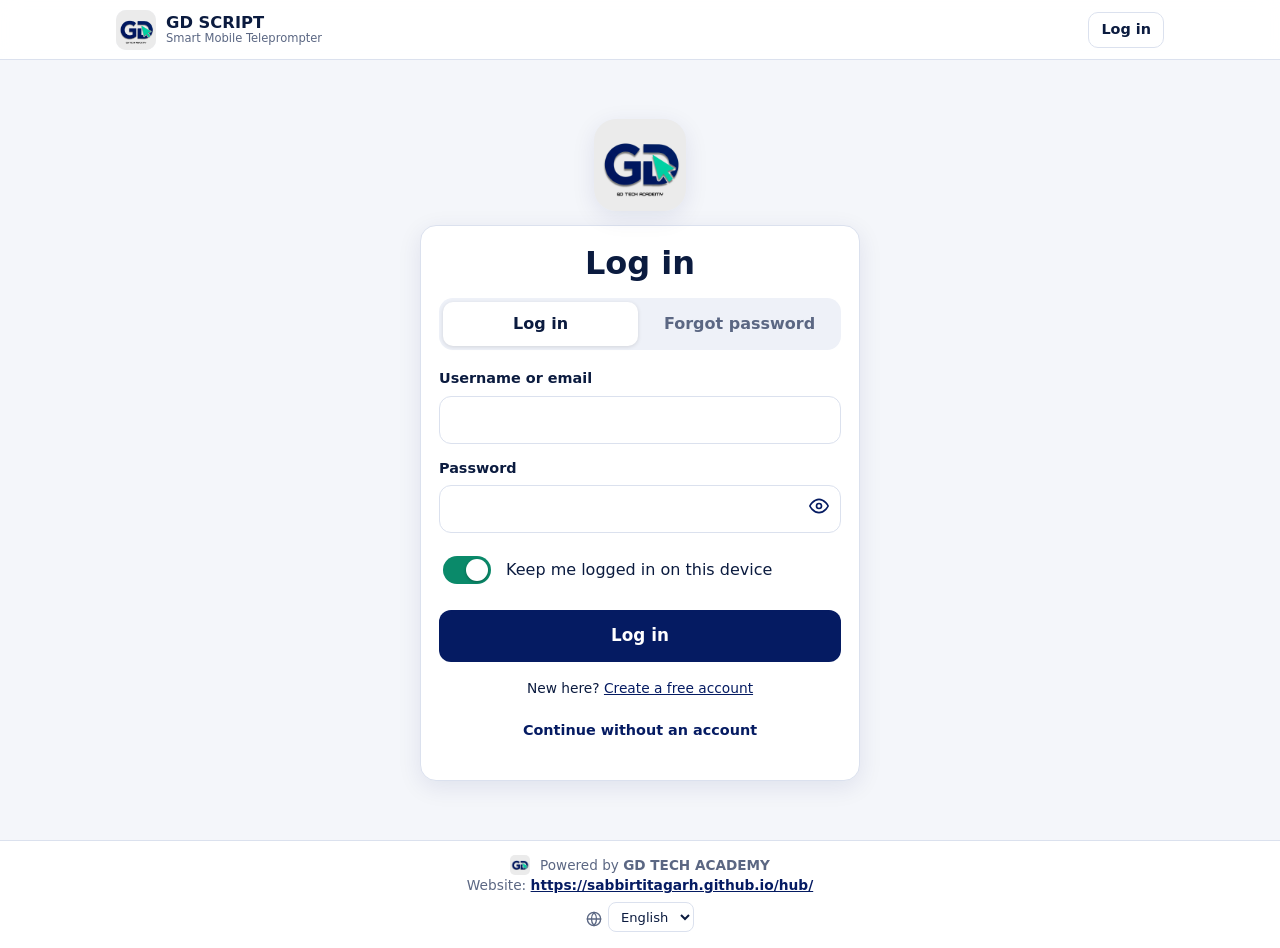
<file: teleprompter.html>
<!doctype html>
<html lang="en" class="tp-page">
<head>
<meta charset="utf-8">
<meta name="viewport" content="width=device-width, initial-scale=1, viewport-fit=cover">
<meta http-equiv="Content-Security-Policy" content="default-src 'self'; script-src 'self'; style-src 'self' 'unsafe-inline'; img-src 'self' data: blob:; media-src 'self' blob: data:; font-src 'self' data:; connect-src 'self' https://script.google.com https://script.googleusercontent.com; frame-src 'none'; object-src 'none'; base-uri 'self'; form-action 'self'; worker-src 'self'; manifest-src 'self'">
<meta name="referrer" content="strict-origin-when-cross-origin">
<title>Teleprompter – GD SCRIPT</title>
<meta name="description" content="GD SCRIPT – free, installable mobile teleprompter by GD TECH ACADEMY.">
<meta name="theme-color" content="#051b62">
<link rel="manifest" href="manifest.json">
<link rel="icon" type="image/png" sizes="32x32" href="assets/icons/favicon-32.png">
<link rel="icon" type="image/png" sizes="16x16" href="assets/icons/favicon-16.png">
<link rel="apple-touch-icon" href="assets/icons/apple-touch-icon.png">
<meta name="mobile-web-app-capable" content="yes">
<meta name="apple-mobile-web-app-capable" content="yes">
<meta name="apple-mobile-web-app-title" content="GD SCRIPT">
<meta name="apple-mobile-web-app-status-bar-style" content="black-translucent">
<link rel="stylesheet" href="css/style.css">
<link rel="stylesheet" href="css/teleprompter.css">
</head>
<body class="tp-body">
<div class="splash" id="splash"><img src="assets/icons/icon-192.png" alt="GD SCRIPT"></div>
<noscript><div class="banner err" style="margin:16px">GD SCRIPT needs JavaScript. Please enable it in your browser.</div></noscript>

<div class="tp-top" id="tpTop">
  <a class="btn outline icon" id="tpBack" href="dashboard.html" aria-label="Back to dashboard" data-ic="home"></a>
  <div class="tp-title" id="tpTitle">Loading…</div>
  <a class="btn outline icon" id="btnEdit" href="editor.html" aria-label="Edit script" data-ic="edit"></a>
  <button class="btn outline icon" id="btnBookmarks" type="button" aria-label="Bookmarks and navigation" aria-haspopup="menu" data-ic="bookmark"></button>
  <button class="btn outline icon" id="btnFullscreen" type="button" aria-label="Full screen" data-ic="fullscreen"></button>
  <button class="btn outline icon" id="btnFocus" type="button" aria-label="Focus mode (hide controls)" aria-pressed="false" data-ic="eyeoff"></button>
  <button class="btn outline icon" id="btnSettings" type="button" aria-label="Teleprompter settings" data-ic="settings"></button>
</div>

<div class="tp-viewport" id="tpViewport" role="region" aria-label="Teleprompter reading area">
  <div class="tp-stage" id="tpStage">
    <div class="tp-content" id="tpContent" aria-live="off"></div>
    <div class="tp-guide" id="tpGuide"></div>
  </div>
  <div class="tp-progress"><i id="tpProg"></i></div>
  <div class="tp-chip" id="tpChip" role="status"></div>
  <div class="tp-countdown" id="tpCd" aria-live="assertive"></div>
  <div class="tp-end" id="tpEnd"><button class="btn secondary lg" id="endRestart" type="button" data-ic="restart">Restart</button><a class="btn lg" href="dashboard.html" data-ic="home">Done</a></div>
</div>

<div class="tp-mini" id="tpMini">
  <button class="btn" id="miniExit" type="button" aria-label="Show controls" data-ic="eye"></button>
  <button class="btn" id="miniPlay" type="button" aria-label="Play"></button>
</div>

<div class="tp-dock" id="tpDock">
  <div class="tp-info" aria-live="off">
    <div><b id="iElapsed">00:00</b><span data-i18n="tp.elapsed">Elapsed</span></div>
    <div><b id="iRemain">00:00</b><span data-i18n="tp.remaining">Remaining</span></div>
    <div><b id="iWords">0</b><span data-i18n="tp.words">Words</span></div>
    <div><b id="iSpeed">30</b><span data-i18n="tp.speed">Speed</span></div>
  </div>
  <div class="row speed">
    <button class="btn outline icon" id="btnFontDown" type="button" aria-label="Smaller text" data-ic="type" style="font-size:.8rem"></button>
    <button class="btn outline icon" id="btnSlower" type="button" aria-label="Slower" data-ic="minus"></button>
    <input type="range" id="rngSpeed" min="1" max="100" aria-label="Scroll speed">
    <button class="btn outline icon" id="btnFaster" type="button" aria-label="Faster" data-ic="plus"></button>
    <button class="btn outline icon" id="btnFontUp" type="button" aria-label="Bigger text" data-ic="type" style="font-size:1.3rem"></button>
  </div>
  <div class="tp-row">
    <button class="btn outline icon" id="btnRestart" type="button" aria-label="Restart" data-ic="restart"></button>
    <button class="btn outline icon" id="btnPrevP" type="button" aria-label="Previous paragraph" data-ic="skipUp"></button>
    <button class="tp-play" id="btnPlay" type="button" aria-label="Play"></button>
    <button class="btn outline icon" id="btnNextP" type="button" aria-label="Next paragraph" data-ic="skipDown"></button>
    <button class="btn outline icon" id="tTop" type="button" aria-label="Jump to beginning" data-ic="arrowUp"></button>
  </div>
  <div class="tp-toggles">
    <button class="btn outline" id="tMirror" type="button" aria-pressed="false" data-ic="mirror">Mirror</button>
    <button class="btn outline" id="tFlip" type="button" aria-pressed="false" data-ic="flip">Flip</button>
    <button class="btn outline" id="tReverse" type="button" aria-pressed="false" data-ic="reverse">Reverse</button>
    <button class="btn outline" id="tGuide" type="button" aria-pressed="true" data-ic="layers">Guide</button>
    <button class="btn outline" id="tVoice" type="button" aria-pressed="false" data-ic="mic">Voice</button>
    <button class="btn outline" id="tEnd" type="button" data-ic="arrowDown">End</button>
  </div>
</div>

<div class="tp-scrim" id="tpScrim"></div>
<aside class="tp-drawer" id="tpDrawer" aria-label="Teleprompter settings" aria-hidden="true">
  <div class="grab"></div>
  <div class="row"><h2 style="margin:0" data-i18n="set.tp">Teleprompter Settings</h2><span class="spacer"></span><button class="btn outline icon sm" id="drawerClose" type="button" aria-label="Close" data-ic="x"></button></div>

  <h3 data-ic="type">Text</h3>
  <div class="field"><label for="sFont">Font</label><select class="select" id="sFont"></select></div>
  <div class="field"><label for="sSize">Text size</label><div class="range-row"><input type="range" id="sSize" min="14" max="240" step="2"><output id="sSizeOut"></output></div></div>
  <div class="two">
    <div class="field"><label for="sLine">Line spacing</label><div class="range-row"><input type="range" id="sLine" min="1" max="3" step="0.05"><output id="sLineOut"></output></div></div>
    <div class="field"><label for="sPara">Paragraph gap</label><div class="range-row"><input type="range" id="sPara" min="0" max="3" step="0.1"><output id="sParaOut"></output></div></div>
  </div>
  <div class="field"><span class="lbl">Alignment</span><div class="seg" id="sAlign"><button type="button" data-v="left" aria-pressed="false">Left</button><button type="button" data-v="center" aria-pressed="false">Centre</button><button type="button" data-v="right" aria-pressed="false">Right</button><button type="button" data-v="justify" aria-pressed="false">Justify</button></div></div>
  <div class="field"><label for="sWidth">Reading width</label><div class="range-row"><input type="range" id="sWidth" min="40" max="100"><output id="sWidthOut"></output></div></div>
  <div class="two">
    <div class="field"><label for="sMT">Top margin</label><div class="range-row"><input type="range" id="sMT" min="0" max="40"><output id="sMTOut"></output></div></div>
    <div class="field"><label for="sMB">Bottom margin</label><div class="range-row"><input type="range" id="sMB" min="0" max="40"><output id="sMBOut"></output></div></div>
  </div>

  <h3 data-ic="palette">Colours</h3>
  <div class="swatches mb">
    <button class="swatch" type="button" data-fg="#ffffff" data-bg="#000000" style="background:#000;color:#fff" aria-label="White on black" aria-pressed="false">Aa</button>
    <button class="swatch" type="button" data-fg="#000000" data-bg="#ffffff" style="background:#fff;color:#000" aria-label="Black on white" aria-pressed="false">Aa</button>
    <button class="swatch" type="button" data-fg="#ffe600" data-bg="#000000" style="background:#000;color:#ffe600" aria-label="Yellow on black" aria-pressed="false">Aa</button>
    <button class="swatch" type="button" data-fg="#39ff88" data-bg="#000000" style="background:#000;color:#39ff88" aria-label="Green on black" aria-pressed="false">Aa</button>
    <button class="swatch" type="button" data-fg="#fff7d6" data-bg="#051b62" style="background:#051b62;color:#fff7d6" aria-label="Cream on navy" aria-pressed="false">Aa</button>
  </div>
  <div class="two">
    <div class="field"><label for="sText">Text colour</label><input class="input" type="color" id="sText"></div>
    <div class="field"><label for="sBg">Background</label><input class="input" type="color" id="sBg"></div>
  </div>

  <h3 data-ic="layers">Reading guide</h3>
  <label class="switch"><input type="checkbox" id="sGuide"><span>Show reading guide</span></label>
  <div class="two">
    <div class="field"><label for="sGuideColor">Guide colour</label><input class="input" type="color" id="sGuideColor"></div>
    <div class="field"><label for="sGuidePos">Guide position</label><div class="range-row"><input type="range" id="sGuidePos" min="10" max="90"><output id="sGuidePosOut"></output></div></div>
  </div>
  <label class="switch"><input type="checkbox" id="sMarkers"><span>Show bookmark labels in the text</span></label>

  <h3 data-ic="timer">Timing</h3>
  <div class="field"><label for="sCountdown">Countdown before start</label><div class="range-row"><input type="range" id="sCountdown" min="0" max="10"><output id="sCountdownOut"></output></div></div>
  <div class="field"><label for="sTarget">Target reading time (minutes)</label>
    <div class="row nowrap"><input class="input" type="number" id="sTarget" min="0" max="600" step="0.5" inputmode="decimal" placeholder="e.g. 3"><button class="btn" id="btnApplyTarget" type="button">Set speed</button></div>
    <span class="hint" id="targetNote"></span></div>

  <h3 data-ic="mirror">Display</h3>
  <label class="switch"><input type="checkbox" id="sMirror"><span>Mirror text horizontally</span></label>
  <label class="switch"><input type="checkbox" id="sFlip"><span>Flip text vertically</span></label>

  <h3 data-ic="mic">Voice Follow</h3>
  <label class="switch"><input type="checkbox" id="sVoice"><span>Follow my voice</span></label>
  <div class="field"><label for="sVoiceLang">Speech language</label><select class="select" id="sVoiceLang"></select></div>
  <p class="muted small" id="voiceNote"></p>
  <p class="muted small">Keyboard: <span class="kbd">Space</span> play/pause · <span class="kbd">↑↓</span> speed · <span class="kbd">PgUp/PgDn</span> paragraphs · <span class="kbd">?</span> all keys</p>
</aside>
<script src="js/lang-loader.js"></script>
<script src="js/config.js"></script>
<script src="js/app.js"></script>
<script src="js/i18n.js"></script>
<script src="js/scripts.js"></script>
<script src="js/voice-match.js"></script>
<script src="js/engine.js"></script>
<script src="js/teleprompter.js"></script>
</body>
</html>
</file>
<file: css/style.css>
/* GD SCRIPT – shared styles. Brand colours are injected as CSS variables by js/app.js */
:root {
  --primary: #051b62;
  --secondary: #00cfa4;
  --bg: #f4f6fa;
  --on-primary: #ffffff;
  --on-secondary: #052018;
  --surface: #ffffff;
  --surface-2: #eef1f8;
  --text: #0b1b3f;
  --muted: #5b6783;
  --border: #dbe1ee;
  --accent: var(--primary);          /* readable accent for links/focus in the current theme */
  --danger: #c0302b;
  --ok: #0a8a6a;
  --warn: #b26a00;
  --radius: 16px;
  --radius-sm: 10px;
  --shadow: 0 6px 24px rgba(5, 27, 98, .09);
  --font: system-ui, -apple-system, "Segoe UI", Roboto, "Noto Sans", "Noto Sans Bengali", "Noto Sans Devanagari", "Nirmala UI", sans-serif;
  --header-h: 60px;
  color-scheme: light;
}
[data-theme="dark"] {
  --bg: #060b1a;
  --surface: #0e1630;
  --surface-2: #162043;
  --text: #e8edf9;
  --muted: #9aa6c4;
  --border: #1f2c54;
  --shadow: 0 6px 24px rgba(0, 0, 0, .45);
  --danger: #ff7a73;
  --ok: #3fe0b8;
  --warn: #ffb44d;
  color-scheme: dark;
}

*, *::before, *::after { box-sizing: border-box; }
html { -webkit-text-size-adjust: 100%; }
body {
  margin: 0; min-height: 100vh; min-height: 100dvh; display: flex; flex-direction: column;
  background: var(--bg); color: var(--text); font-family: var(--font); font-size: 16px; line-height: 1.5;
  -webkit-tap-highlight-color: transparent;
}
img, svg { max-width: 100%; }
a { color: var(--accent); }
h1, h2, h3 { line-height: 1.2; margin: 0 0 .5em; }
h1 { font-size: clamp(1.5rem, 4vw, 2rem); }
h2 { font-size: 1.2rem; }
h3 { font-size: 1.02rem; }
p { margin: 0 0 1em; }
:focus-visible { outline: 3px solid var(--secondary); outline-offset: 2px; border-radius: 6px; }
.sr-only { position: absolute; width: 1px; height: 1px; overflow: hidden; clip: rect(0 0 0 0); white-space: nowrap; }
.hide, [hidden] { display: none !important; }
.muted { color: var(--muted); }
.small { font-size: .86rem; }
.center { text-align: center; }
.row { display: flex; align-items: center; gap: 10px; flex-wrap: wrap; }
.row.nowrap { flex-wrap: nowrap; }
.spacer { flex: 1; }
.col { display: flex; flex-direction: column; gap: 10px; }
.mt { margin-top: 16px; } .mb { margin-bottom: 16px; }

/* ---------- layout ---------- */
.container { width: 100%; max-width: 1080px; margin: 0 auto; padding: 0 16px; }
.container.narrow { max-width: 560px; }
main { flex: 1; padding: 20px 0 32px; }
body.has-bottomnav main { padding-bottom: 96px; }
.grid { display: grid; gap: 14px; }
.grid.cols-2 { grid-template-columns: repeat(auto-fit, minmax(260px, 1fr)); }
.grid.cols-3 { grid-template-columns: repeat(auto-fit, minmax(200px, 1fr)); }
.grid.stats { grid-template-columns: repeat(auto-fit, minmax(150px, 1fr)); }

/* ---------- header / nav ---------- */
.app-header {
  position: sticky; top: 0; z-index: 40; height: var(--header-h);
  background: color-mix(in srgb, var(--surface) 92%, transparent); backdrop-filter: blur(10px);
  border-bottom: 1px solid var(--border);
}
.app-header .container { height: 100%; display: flex; align-items: center; gap: 12px; }
.brand { display: flex; align-items: center; gap: 10px; text-decoration: none; color: var(--text); min-width: 0; }
.brand img { width: 40px; height: 40px; border-radius: 10px; object-fit: contain; background: var(--surface-2); flex: none; }
.brand .names { display: flex; flex-direction: column; min-width: 0; line-height: 1.15; }
.brand .names b { font-size: 1.02rem; white-space: nowrap; overflow: hidden; text-overflow: ellipsis; }
.brand .names small { color: var(--muted); font-size: .72rem; white-space: nowrap; overflow: hidden; text-overflow: ellipsis; }
.topnav { display: none; gap: 4px; margin-inline-start: 16px; }
.topnav a { padding: 8px 12px; border-radius: 10px; text-decoration: none; color: var(--muted); font-weight: 600; display: inline-flex; gap: 6px; align-items: center; }
.topnav a:hover { background: var(--surface-2); color: var(--text); }
.topnav a[aria-current="page"] { background: var(--primary-soft, var(--surface-2)); color: var(--accent); }
.bottomnav {
  position: fixed; left: 0; right: 0; bottom: 0; z-index: 40; display: flex; justify-content: space-around;
  background: var(--surface); border-top: 1px solid var(--border); padding: 6px 4px calc(6px + env(safe-area-inset-bottom));
}
.bottomnav a { flex: 1; display: flex; flex-direction: column; align-items: center; gap: 2px; padding: 6px 2px; font-size: .7rem; text-decoration: none; color: var(--muted); font-weight: 600; border-radius: 12px; }
.bottomnav a[aria-current="page"] { color: var(--accent); }
.bottomnav a.fab span.ic { background: var(--primary); color: var(--on-primary); border-radius: 50%; width: 44px; height: 44px; display: grid; place-items: center; margin-top: -22px; box-shadow: var(--shadow); }
@media (min-width: 820px) {
  .hide-mobile { display: inline-flex !important; }
  .topnav { display: flex; }
  .bottomnav { display: none; }
  body.has-bottomnav main { padding-bottom: 32px; }
}

/* ---------- footer (platform credit – fixed, not user-editable) ---------- */
.app-footer { border-top: 1px solid var(--border); padding: 14px 16px calc(14px + env(safe-area-inset-bottom)); text-align: center; color: var(--muted); font-size: .85rem; background: var(--surface); }
body.has-bottomnav .app-footer { padding-bottom: 92px; }
@media (min-width: 820px) { body.has-bottomnav .app-footer { padding-bottom: 14px; } }
.app-footer a { color: var(--accent); font-weight: 600; word-break: break-all; }
.app-footer .credit { display: flex; gap: 6px 10px; justify-content: center; flex-wrap: wrap; align-items: center; }
.app-footer img { width: 20px; height: 20px; border-radius: 5px; vertical-align: middle; }

/* ---------- cards & surfaces ---------- */
.card { background: var(--surface); border: 1px solid var(--border); border-radius: var(--radius); padding: 18px; box-shadow: var(--shadow); }
.card.flat { box-shadow: none; }
.card h2 { display: flex; align-items: center; gap: 8px; }
.hero { background: linear-gradient(135deg, var(--primary), color-mix(in srgb, var(--primary) 60%, var(--secondary))); color: var(--on-primary); border-radius: 22px; padding: 22px 20px; box-shadow: var(--shadow); }
.hero h1 { margin-bottom: .25em; } .hero p { opacity: .9; margin: 0; }
.stat { display: flex; flex-direction: column; gap: 2px; padding: 14px; }
.stat b { font-size: 1.6rem; line-height: 1.1; }
.stat span { color: var(--muted); font-size: .84rem; }
.banner { display: flex; gap: 10px; align-items: flex-start; padding: 12px 14px; border-radius: 12px; background: color-mix(in srgb, var(--warn) 14%, var(--surface)); border: 1px solid color-mix(in srgb, var(--warn) 45%, var(--border)); font-size: .92rem; margin-bottom: 14px; }
.banner.info { background: color-mix(in srgb, var(--accent) 9%, var(--surface)); border-color: color-mix(in srgb, var(--accent) 30%, var(--border)); }
.banner.ok { background: color-mix(in srgb, var(--ok) 12%, var(--surface)); border-color: color-mix(in srgb, var(--ok) 40%, var(--border)); }
.banner.err { background: color-mix(in srgb, var(--danger) 12%, var(--surface)); border-color: color-mix(in srgb, var(--danger) 45%, var(--border)); }
.banner .grow { flex: 1; }
.empty { text-align: center; padding: 32px 16px; color: var(--muted); }
.empty svg { width: 44px; height: 44px; opacity: .6; }

/* ---------- buttons ---------- */
.btn {
  appearance: none; border: 1px solid transparent; background: var(--primary); color: var(--on-primary); font: inherit; font-weight: 700;
  min-height: 44px; padding: 10px 18px; border-radius: 12px; cursor: pointer; display: inline-flex; align-items: center; justify-content: center; gap: 8px;
  text-decoration: none; transition: transform .08s ease, filter .15s ease, background .15s ease; user-select: none; -webkit-user-select: none;
}
.btn:hover { filter: brightness(1.08); }
.btn:active { transform: scale(.97); }
.btn[disabled], .btn.is-busy { opacity: .55; pointer-events: none; }
.btn.secondary { background: var(--secondary); color: var(--on-secondary); }
.btn.outline { background: transparent; color: var(--text); border-color: var(--border); }
.btn.outline:hover { background: var(--surface-2); filter: none; }
.btn.ghost { background: transparent; color: var(--accent); }
.btn.ghost:hover { background: var(--surface-2); filter: none; }
.btn.danger { background: var(--danger); color: #fff; }
.btn.danger.outline { background: transparent; color: var(--danger); border-color: var(--danger); }
.btn.sm { min-height: 36px; padding: 6px 12px; font-size: .9rem; border-radius: 10px; }
.btn.lg { min-height: 52px; padding: 12px 24px; font-size: 1.05rem; }
.btn.block { display: flex; width: 100%; }
.btn.icon { padding: 0; width: 44px; min-width: 44px; }
.btn.icon.sm { width: 36px; min-width: 36px; }
.btn svg, .ic svg { width: 20px; height: 20px; flex: none; }
.btn .spin { width: 18px; height: 18px; border: 3px solid currentColor; border-right-color: transparent; border-radius: 50%; animation: spin .7s linear infinite; }
@keyframes spin { to { transform: rotate(360deg); } }

/* ---------- forms ---------- */
.field { display: flex; flex-direction: column; gap: 6px; margin-bottom: 14px; }
.field > label, .field > .lbl { font-weight: 600; font-size: .9rem; }
.field .hint { color: var(--muted); font-size: .8rem; }
.input, .select, .textarea {
  width: 100%; font: inherit; color: var(--text); background: var(--surface); border: 1.5px solid var(--border);
  border-radius: 12px; padding: 11px 14px; min-height: 46px; transition: border-color .15s, box-shadow .15s;
}
.textarea { min-height: 120px; resize: vertical; line-height: 1.55; }
.input:focus, .select:focus, .textarea:focus { outline: none; border-color: var(--accent); box-shadow: 0 0 0 3px color-mix(in srgb, var(--accent) 22%, transparent); }
.input[aria-invalid="true"] { border-color: var(--danger); }
.input[type="color"] { padding: 4px; min-height: 46px; cursor: pointer; }
.input[type="range"], input[type="range"] { accent-color: var(--accent); min-height: 32px; padding: 0; }
.pw { position: relative; }
.pw .input { padding-inline-end: 52px; }
.pw button { position: absolute; inset-inline-end: 4px; top: 50%; transform: translateY(-50%); }
.err-msg { color: var(--danger); font-size: .86rem; min-height: 1.2em; }
.switch { display: flex; align-items: center; gap: 12px; cursor: pointer; padding: 6px 0; }
.switch input { appearance: none; width: 48px; height: 28px; border-radius: 99px; background: var(--border); position: relative; cursor: pointer; transition: background .2s; flex: none; }
.switch input::after { content: ""; position: absolute; top: 3px; left: 3px; width: 22px; height: 22px; border-radius: 50%; background: #fff; box-shadow: 0 1px 3px rgba(0,0,0,.3); transition: transform .2s; }
.switch input:checked { background: var(--ok); }
.switch input:checked::after { transform: translateX(20px); }
.range-row { display: grid; grid-template-columns: 1fr auto; gap: 8px; align-items: center; }
.range-row output { min-width: 52px; text-align: end; font-variant-numeric: tabular-nums; color: var(--muted); }

/* ---------- chips, badges, tabs ---------- */
.chip { display: inline-flex; align-items: center; gap: 6px; padding: 4px 10px; border-radius: 99px; background: var(--surface-2); color: var(--muted); font-size: .78rem; font-weight: 600; border: 1px solid transparent; white-space: nowrap; }
button.chip { cursor: pointer; font-family: inherit; }
.chip.active { background: var(--primary); color: var(--on-primary); }
.chip.ok { color: var(--ok); } .chip.warn { color: var(--warn); } .chip.err { color: var(--danger); }
.chips { display: flex; gap: 8px; overflow-x: auto; padding-bottom: 4px; scrollbar-width: none; }
.chips::-webkit-scrollbar { display: none; }
.tabs { display: flex; gap: 4px; background: var(--surface-2); padding: 4px; border-radius: 14px; margin-bottom: 18px; }
.tabs button { flex: 1; border: 0; background: transparent; color: var(--muted); font: inherit; font-weight: 700; padding: 10px; border-radius: 10px; cursor: pointer; min-height: 44px; }
.tabs button[aria-selected="true"] { background: var(--surface); color: var(--text); box-shadow: 0 1px 4px rgba(0,0,0,.12); }

/* ---------- script cards ---------- */
.script-list { display: grid; gap: 10px; }
.script-card { display: flex; gap: 12px; align-items: center; padding: 12px 14px; border: 1px solid var(--border); border-radius: 14px; background: var(--surface); }
.script-card:hover { border-color: color-mix(in srgb, var(--accent) 45%, var(--border)); }
.script-card .meta { flex: 1; min-width: 0; cursor: pointer; }
.script-card .meta b { display: block; overflow: hidden; text-overflow: ellipsis; white-space: nowrap; }
.script-card .meta span { color: var(--muted); font-size: .8rem; }
.script-card .acts { display: flex; gap: 4px; flex: none; }
.fav-on svg { fill: #f5b301; stroke: #f5b301; }
.progress { height: 8px; border-radius: 99px; background: var(--surface-2); overflow: hidden; }
.progress > i { display: block; height: 100%; background: var(--secondary); border-radius: 99px; }

/* ---------- toast / modal / menu ---------- */
.toasts { position: fixed; left: 0; right: 0; bottom: 84px; z-index: 100; display: flex; flex-direction: column; align-items: center; gap: 8px; pointer-events: none; padding: 0 12px; }
@media (min-width: 820px) { .toasts { bottom: 24px; } }
.toast { pointer-events: auto; background: #0b1b3f; color: #fff; padding: 12px 16px; border-radius: 12px; box-shadow: 0 8px 28px rgba(0,0,0,.35); max-width: 440px; font-size: .92rem; display: flex; gap: 10px; align-items: center; animation: toast-in .2s ease; }
.toast.ok { background: #0a6b53; } .toast.err { background: #a6241f; }
.toast button { background: transparent; border: 0; color: inherit; text-decoration: underline; font: inherit; font-weight: 700; cursor: pointer; padding: 4px; }
@keyframes toast-in { from { transform: translateY(10px); opacity: 0; } }
.overlay { position: fixed; inset: 0; z-index: 90; background: rgba(3, 8, 24, .6); display: grid; place-items: center; padding: 16px; animation: fade .15s ease; }
@keyframes fade { from { opacity: 0; } }
.modal { background: var(--surface); color: var(--text); border-radius: 20px; width: 100%; max-width: 420px; padding: 22px; box-shadow: 0 20px 60px rgba(0,0,0,.45); max-height: 90vh; overflow: auto; }
.modal h2 { margin-bottom: .4em; }
.modal .actions { display: flex; gap: 10px; justify-content: flex-end; margin-top: 18px; flex-wrap: wrap; }
.menu { position: absolute; z-index: 60; min-width: 190px; background: var(--surface); border: 1px solid var(--border); border-radius: 14px; box-shadow: var(--shadow); padding: 6px; }
.menu button, .menu a { display: flex; align-items: center; gap: 10px; width: 100%; text-align: start; background: transparent; border: 0; color: var(--text); font: inherit; padding: 10px 12px; border-radius: 10px; cursor: pointer; text-decoration: none; min-height: 44px; }
.menu button:hover, .menu a:hover { background: var(--surface-2); }
.menu .danger { color: var(--danger); }
.menu hr { border: 0; border-top: 1px solid var(--border); margin: 4px 0; }
.avatar { width: 38px; height: 38px; border-radius: 50%; background: var(--secondary); color: var(--on-secondary); font-weight: 800; display: grid; place-items: center; border: 0; cursor: pointer; font-size: 1rem; text-transform: uppercase; flex: none; }

/* ---------- auth + landing ---------- */
.auth-wrap { min-height: calc(100dvh - 120px); display: grid; place-items: center; padding: 20px 0; }
.auth-card { width: 100%; max-width: 440px; }
.auth-logo { display: grid; place-items: center; margin-bottom: 14px; }
.auth-logo img { width: 92px; height: 92px; border-radius: 22px; object-fit: contain; background: var(--surface-2); box-shadow: var(--shadow); }
.feature-grid { display: grid; gap: 12px; grid-template-columns: repeat(auto-fit, minmax(220px, 1fr)); }
.feature { display: flex; gap: 12px; align-items: flex-start; }
.feature .ic { width: 42px; height: 42px; border-radius: 12px; background: var(--surface-2); color: var(--accent); display: grid; place-items: center; flex: none; }
.landing-hero { text-align: center; padding: 28px 0 8px; }
.landing-hero img { width: 120px; height: 120px; border-radius: 28px; box-shadow: var(--shadow); background: var(--surface-2); object-fit: contain; }
.landing-hero h1 { margin-top: 16px; font-size: clamp(1.8rem, 6vw, 2.8rem); }
.landing-hero p { color: var(--muted); max-width: 560px; margin: 0 auto 20px; }

/* ---------- online indicator / splash ---------- */
.net-pill { position: fixed; top: calc(var(--header-h) + 8px); left: 50%; transform: translateX(-50%); z-index: 45; background: #3a2a00; color: #ffd98a; padding: 6px 14px; border-radius: 99px; font-size: .8rem; font-weight: 600; box-shadow: var(--shadow); }
.splash { position: fixed; inset: 0; z-index: 200; display: grid; place-items: center; background: var(--bg); transition: opacity .25s; }
.splash img { width: 96px; height: 96px; border-radius: 24px; animation: pulse 1.2s ease-in-out infinite; }
@keyframes pulse { 50% { transform: scale(1.06); opacity: .8; } }
.skeleton { background: linear-gradient(90deg, var(--surface-2), var(--surface), var(--surface-2)); background-size: 200% 100%; animation: shimmer 1.2s infinite; border-radius: 12px; min-height: 60px; }
@keyframes shimmer { to { background-position: -200% 0; } }
.kbd { font-family: ui-monospace, Menlo, Consolas, monospace; font-size: .8em; background: var(--surface-2); border: 1px solid var(--border); border-bottom-width: 2px; border-radius: 6px; padding: 1px 6px; }
details.faq { border-bottom: 1px solid var(--border); padding: 10px 0; }
details.faq summary { cursor: pointer; font-weight: 600; min-height: 32px; }
details.faq p { margin: 8px 0 0; color: var(--muted); }

@media (prefers-reduced-motion: reduce) { *, *::before, *::after { animation-duration: .01ms !important; transition-duration: .01ms !important; } }

.hide-mobile { display: none; }

/* ---------- language picker (footer) ---------- */
.lang-pick { display: inline-flex; align-items: center; gap: 6px; margin-top: 6px; color: var(--muted); }
.lang-pick .ic { width: 16px; height: 16px; }
.lang-select { font: inherit; font-size: .82rem; color: var(--text); background: var(--surface); border: 1px solid var(--border); border-radius: 8px; padding: 3px 8px; min-height: 30px; }

/* ---------- right-to-left (Urdu) ---------- */
[dir="rtl"] body { text-align: start; }
[dir="rtl"] .switch input { direction: ltr; }              /* the toggle knob keeps its own direction */
[dir="rtl"] .input[type="email"], [dir="rtl"] .input[type="password"], [dir="rtl"] .input[type="url"],
[dir="rtl"] #lUser, [dir="rtl"] #gUser, [dir="rtl"] #gMail, [dir="rtl"] #fIdent { direction: ltr; text-align: right; }
[dir="rtl"] .ic-flip, [dir="rtl"] .btn .ic[data-flip] { transform: scaleX(-1); }
[dir="rtl"] .range-row input[type="range"] { direction: ltr; }   /* sliders: smaller on the left, bigger on the right */
[dir="rtl"] :lang(ur) { line-height: 1.7; }
</file>
<file: css/teleprompter.css>
/* GD SCRIPT – teleprompter reading screen + recording studio overlay */
html.tp-page, body.tp-body { height: 100%; overflow: hidden; overscroll-behavior: none; }
body.tp-body { display: flex; flex-direction: column; height: 100vh; height: 100dvh; background: #000; }

.tp-top { display: flex; align-items: center; gap: 8px; padding: calc(8px + env(safe-area-inset-top)) 10px 8px; background: var(--surface); border-bottom: 1px solid var(--border); flex: none; z-index: 20; }
.tp-title { flex: 1; min-width: 0; font-weight: 700; overflow: hidden; text-overflow: ellipsis; white-space: nowrap; }
.tp-title small { display: block; font-weight: 500; color: var(--muted); font-size: .72rem; }

.tp-viewport { position: relative; flex: 1; min-height: 0; overflow: hidden; background: var(--tp-bg, #000); color: var(--tp-fg, #fff); touch-action: none; user-select: none; -webkit-user-select: none; cursor: grab; }
.tp-viewport:active { cursor: grabbing; }
.tp-stage { position: absolute; inset: 0; transform-origin: 50% 50%; }
.tp-content { position: absolute; left: 0; right: 0; top: 0; margin: 0 auto; box-sizing: border-box; will-change: transform; overflow-wrap: anywhere; font-weight: 600; letter-spacing: .005em; }
.tp-p { margin: 0 0 var(--para-gap, .8em); }
.tp-empty { opacity: .4; }
.tp-bm { height: 0; overflow: hidden; font-size: 0; line-height: 0; margin: 0; padding: 0; }
.tp-content.show-markers .tp-bm { height: auto; display: block; width: max-content; max-width: 100%; overflow: visible; font-size: .38em; font-weight: 700; line-height: 1.6; padding: 0 .9em; margin: 0 0 1em; border-radius: 99px; background: var(--tp-guide); color: #031018; text-align: left; }
.tp-guide { position: absolute; left: 0; right: 0; pointer-events: none; border-top: 2px solid var(--tp-guide); border-bottom: 2px solid var(--tp-guide); background: color-mix(in srgb, var(--tp-guide) 9%, transparent); }
.tp-guide::before, .tp-guide::after { content: ""; position: absolute; top: 50%; margin-top: -9px; border: 9px solid transparent; }
.tp-guide::before { left: 0; border-left-color: var(--tp-guide); border-right-width: 0; }
.tp-guide::after { right: 0; border-right-color: var(--tp-guide); border-left-width: 0; }
.w.cur-s { background: color-mix(in srgb, var(--tp-guide) 30%, transparent); border-radius: .14em; box-shadow: 0 0 0 .08em color-mix(in srgb, var(--tp-guide) 30%, transparent); }

.tp-progress { position: absolute; left: 0; right: 0; top: 0; height: 4px; background: rgba(255, 255, 255, .15); pointer-events: none; z-index: 5; }
.tp-progress i { display: block; height: 100%; width: 0; background: var(--secondary); }
.tp-countdown { position: absolute; inset: 0; display: none; place-items: center; font-size: clamp(6rem, 30vw, 14rem); font-weight: 800; color: #fff; background: rgba(0, 0, 0, .55); z-index: 8; pointer-events: none; text-shadow: 0 4px 30px rgba(0, 0, 0, .6); }
.tp-countdown.on { display: grid; }
.tp-chip { position: absolute; inset-inline-start: 10px; top: 12px; z-index: 6; background: rgba(0, 0, 0, .65); color: #fff; padding: 6px 12px; border-radius: 99px; font-size: .8rem; font-weight: 600; display: none; align-items: center; gap: 6px; max-width: calc(100% - 20px); }
.tp-chip.on { display: inline-flex; }
.tp-chip .dot { width: 9px; height: 9px; border-radius: 50%; background: #ff4d4d; animation: pulse 1s infinite; flex: none; }
.tp-end { position: absolute; left: 50%; bottom: 14%; transform: translateX(-50%); z-index: 6; display: none; }
.tp-end.on { display: flex; gap: 8px; }

/* ---------- control dock ---------- */
.tp-dock { flex: none; background: var(--surface); border-top: 1px solid var(--border); padding: 8px 10px calc(6px + env(safe-area-inset-bottom)); z-index: 20; }
.tp-info { display: flex; justify-content: space-between; gap: 6px; font-variant-numeric: tabular-nums; font-size: .78rem; color: var(--muted); padding: 0 2px 6px; }
.tp-info b { color: var(--text); font-size: .95rem; display: block; }
.tp-info > div { text-align: center; flex: 1; }
.tp-row { display: flex; align-items: center; justify-content: center; gap: 8px; margin-bottom: 8px; }
.tp-row.speed { gap: 6px; }
.tp-row.speed input[type=range] { flex: 1; min-width: 80px; }
.tp-play { width: 68px; height: 68px; border-radius: 50%; background: var(--secondary); color: var(--on-secondary); border: 0; display: grid; place-items: center; cursor: pointer; box-shadow: 0 6px 20px rgba(0, 0, 0, .3); flex: none; }
.tp-play svg { width: 32px; height: 32px; }
.tp-play:active { transform: scale(.94); }
.tp-toggles { display: flex; gap: 6px; overflow-x: auto; scrollbar-width: none; padding-bottom: 2px; justify-content: safe center; }
.tp-toggles::-webkit-scrollbar { display: none; }
.tp-toggles .btn { flex: none; min-height: 44px; min-width: 44px; padding: 0 12px; }
.btn.on { background: var(--primary); color: var(--on-primary); border-color: transparent; }
.tp-dock .footnote { text-align: center; font-size: .66rem; color: var(--muted); margin-top: 2px; opacity: .85; }
.tp-dock .footnote a { color: var(--accent); }

/* ---------- focus mode ---------- */
body.tp-focus .tp-top, body.tp-focus .tp-dock { display: none; }
.tp-mini { position: fixed; inset-inline-end: 12px; bottom: calc(14px + env(safe-area-inset-bottom)); z-index: 30; display: flex; gap: 8px; opacity: 0; pointer-events: none; transition: opacity .2s; }
body.tp-focus .tp-mini.show { opacity: 1; pointer-events: auto; }
.tp-mini .btn { background: rgba(10, 18, 40, .88); color: #fff; border-color: rgba(255, 255, 255, .25); width: 52px; height: 52px; border-radius: 50%; padding: 0; }

/* ---------- settings drawer ---------- */
.tp-drawer { position: fixed; left: 0; right: 0; bottom: 0; z-index: 60; max-height: 80vh; max-height: 80dvh; overflow: auto; background: var(--surface); color: var(--text); border-radius: 22px 22px 0 0; box-shadow: 0 -10px 40px rgba(0, 0, 0, .45); transform: translateY(105%); transition: transform .25s ease; padding: 6px 16px calc(18px + env(safe-area-inset-bottom)); overscroll-behavior: contain; }
.tp-drawer.open { transform: translateY(0); }
.tp-drawer .grab { width: 44px; height: 5px; border-radius: 9px; background: var(--border); margin: 6px auto 10px; }
.tp-drawer h3 { margin: 18px 0 8px; display: flex; align-items: center; gap: 8px; color: var(--accent); font-size: .95rem; text-transform: uppercase; letter-spacing: .04em; }
.tp-drawer .two { display: grid; grid-template-columns: 1fr 1fr; gap: 10px; }
.tp-scrim { position: fixed; inset: 0; background: rgba(0, 0, 0, .45); z-index: 55; display: none; }
.tp-scrim.on { display: block; }
.seg { display: flex; border: 1.5px solid var(--border); border-radius: 12px; overflow: hidden; }
.seg button { flex: 1; min-height: 44px; border: 0; background: transparent; color: var(--text); font: inherit; font-weight: 700; cursor: pointer; }
.seg button[aria-pressed="true"] { background: var(--primary); color: var(--on-primary); }
.swatches { display: flex; gap: 8px; flex-wrap: wrap; }
.swatch { width: 52px; height: 40px; border-radius: 10px; border: 2px solid var(--border); cursor: pointer; display: grid; place-items: center; font-weight: 800; font-size: .9rem; padding: 0; }
.swatch[aria-pressed="true"] { border-color: var(--secondary); box-shadow: 0 0 0 2px var(--secondary); }
@media (min-width: 900px) {
  .tp-drawer { left: auto; top: 0; width: 400px; max-height: none; border-radius: 0; transform: translateX(105%); padding-top: calc(10px + env(safe-area-inset-top)); }
  .tp-drawer.open { transform: translateX(0); }
  .tp-play { width: 76px; height: 76px; }
}
@media (max-height: 520px) and (orientation: landscape) {
  .tp-info { display: none; }
  .tp-top { padding-top: 4px; padding-bottom: 4px; }
  .tp-play { width: 56px; height: 56px; }
  .tp-dock .footnote { display: none; }
}

/* ---------- recording studio ---------- */
.rec-stage { position: relative; background: #000; border-radius: 18px; overflow: hidden; aspect-ratio: 9 / 16; max-height: 70vh; max-height: 70dvh; margin: 0 auto; width: 100%; max-width: 420px; }
.rec-stage.landscape { aspect-ratio: 16 / 9; max-width: 760px; max-height: 60dvh; }
.rec-stage video { width: 100%; height: 100%; object-fit: cover; background: #000; display: block; }
.rec-stage video.mirrored { transform: scaleX(-1); }
.rec-stage .tp-viewport { position: absolute; inset: 0; background: transparent; --tp-bg: transparent; pointer-events: auto; }
.rec-stage .tp-viewport.hidden { pointer-events: none; }
.rec-stage .tp-viewport.hidden .tp-stage { display: none; }
.rec-stage .scrim-top { position: absolute; inset: 0; background: linear-gradient(to bottom, rgba(0,0,0,.55), rgba(0,0,0,.15) 55%, rgba(0,0,0,.45)); pointer-events: none; z-index: 1; }
.rec-hud { position: absolute; left: 10px; right: 10px; top: 10px; display: flex; justify-content: space-between; z-index: 7; pointer-events: none; }
.rec-badge { background: rgba(0, 0, 0, .65); color: #fff; padding: 5px 12px; border-radius: 99px; font-weight: 700; font-size: .85rem; display: inline-flex; align-items: center; gap: 8px; font-variant-numeric: tabular-nums; }
.rec-badge .dot { width: 10px; height: 10px; border-radius: 50%; background: #ff3b3b; animation: pulse 1s infinite; }
.rec-badge.paused .dot { animation: none; background: #ffb44d; }
.rec-btn { width: 76px; height: 76px; border-radius: 50%; border: 5px solid var(--text); background: transparent; display: grid; place-items: center; cursor: pointer; padding: 0; flex: none; }
.rec-btn i { width: 52px; height: 52px; border-radius: 50%; background: #e5322d; display: block; transition: all .15s; }
.rec-btn.on i { width: 28px; height: 28px; border-radius: 7px; }
.rec-item { display: flex; gap: 12px; align-items: center; padding: 10px 0; border-bottom: 1px solid var(--border); }
.rec-item:last-child { border-bottom: 0; }
.rec-item .meta { flex: 1; min-width: 0; }
.rec-item .meta b { display: block; overflow: hidden; text-overflow: ellipsis; white-space: nowrap; }

/* ---------- right-to-left: the reading screen keeps its controls in a fixed order ---------- */
[dir="rtl"] .tp-dock, [dir="rtl"] .tp-top { direction: ltr; }
[dir="rtl"] .tp-drawer { direction: rtl; }
[dir="rtl"] .tp-content[dir="rtl"] { line-height: inherit; }
</file>
